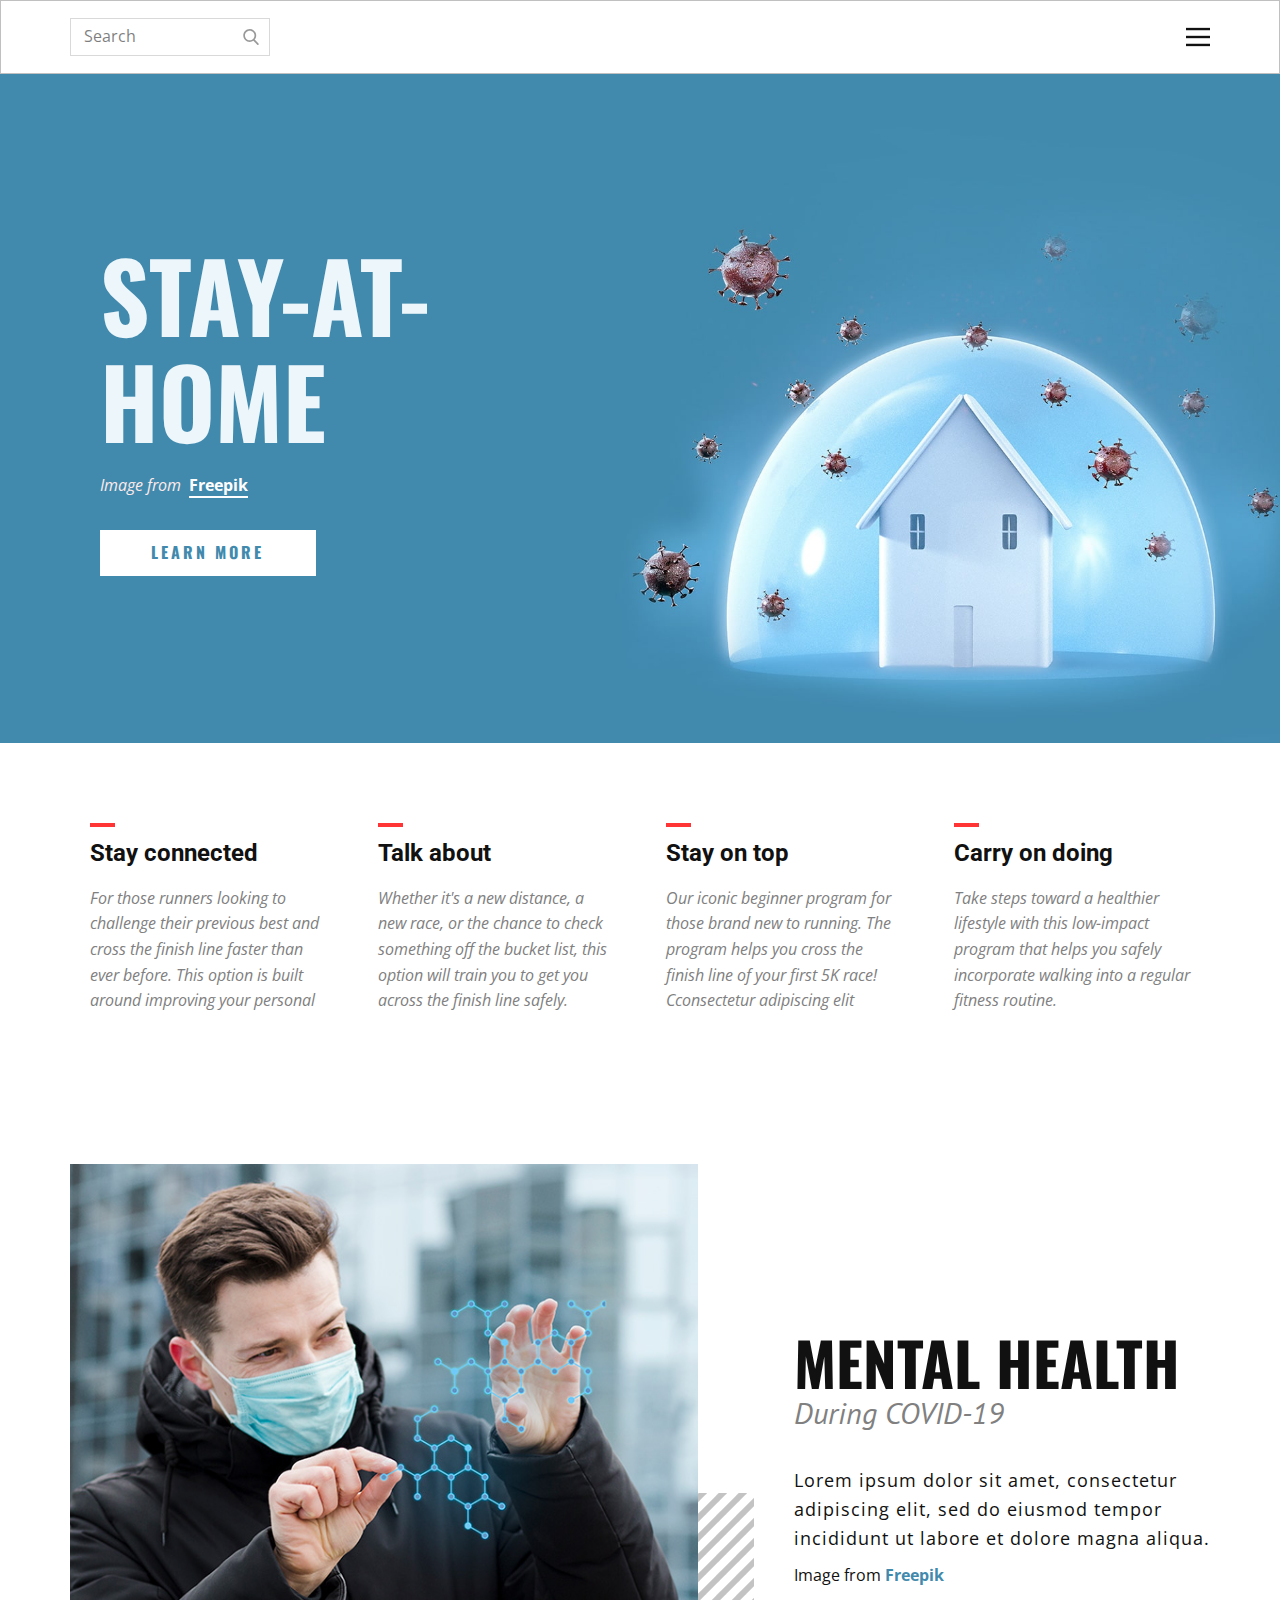
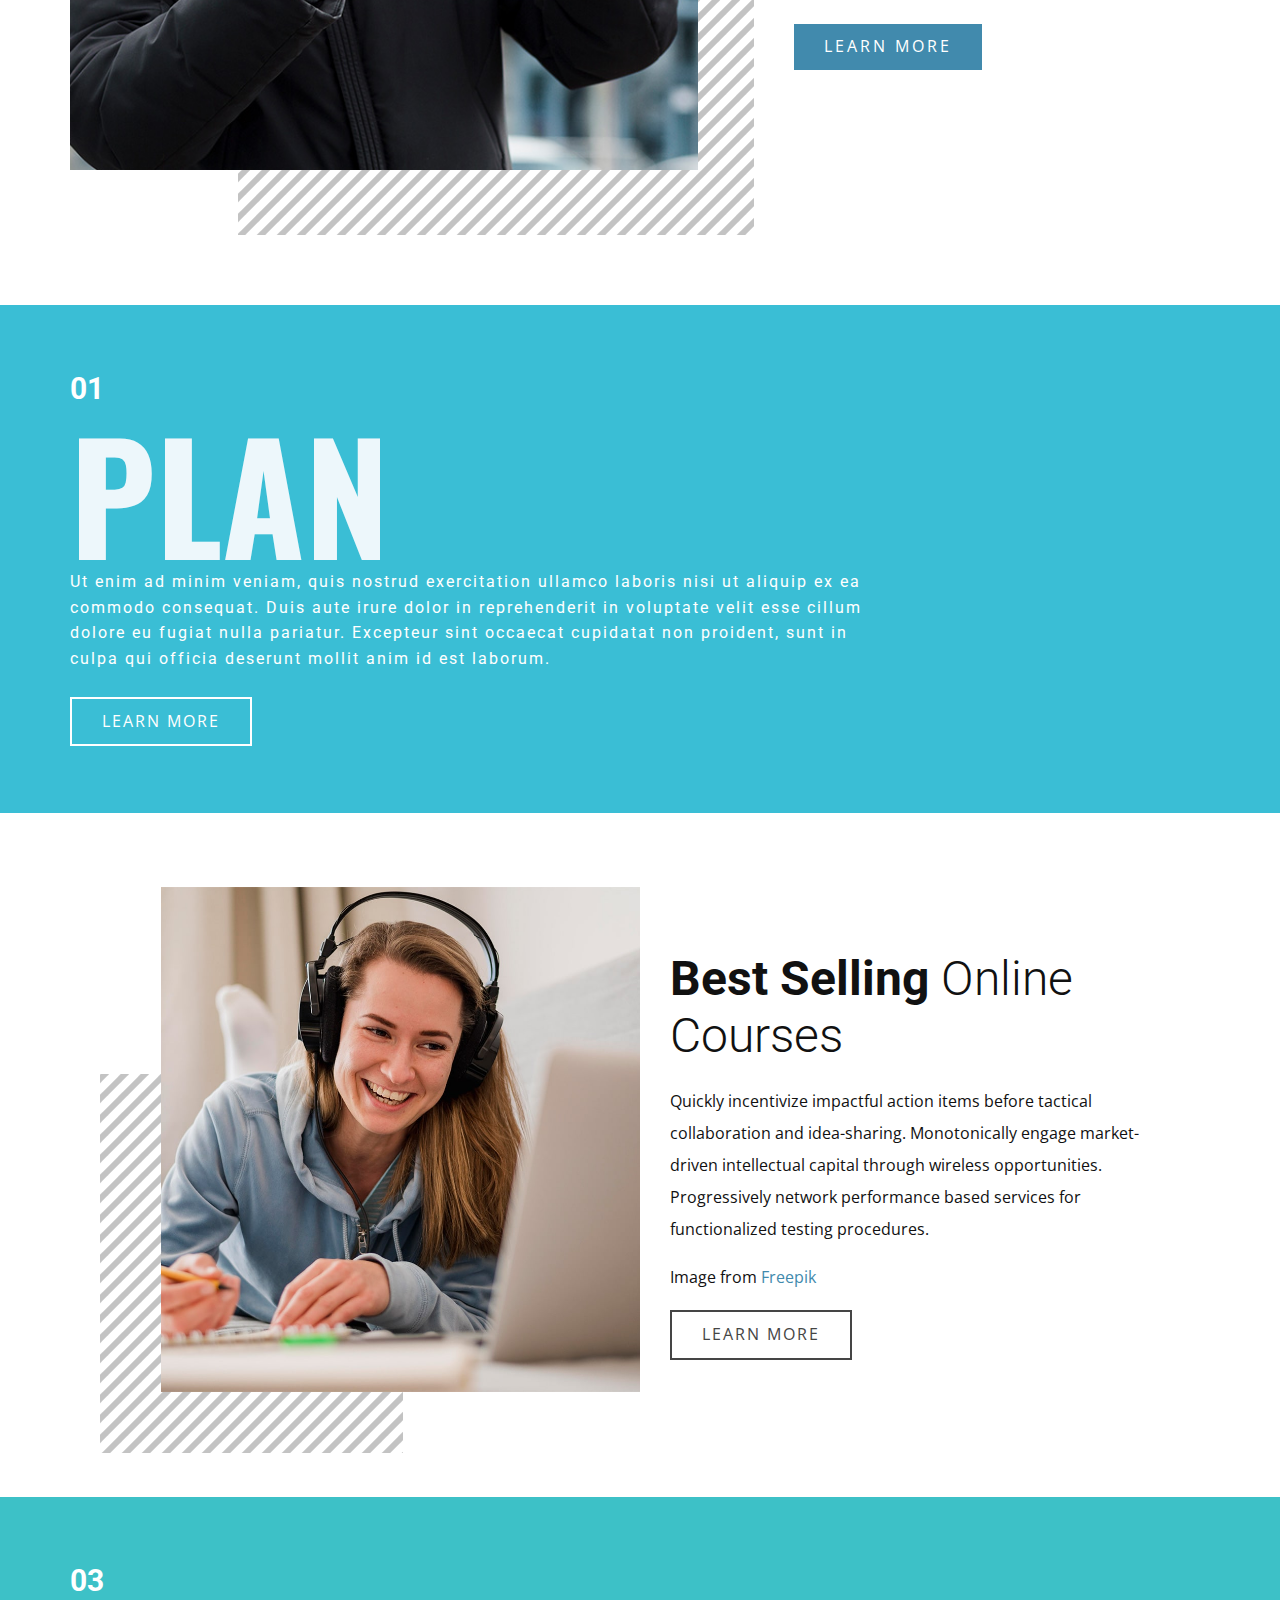
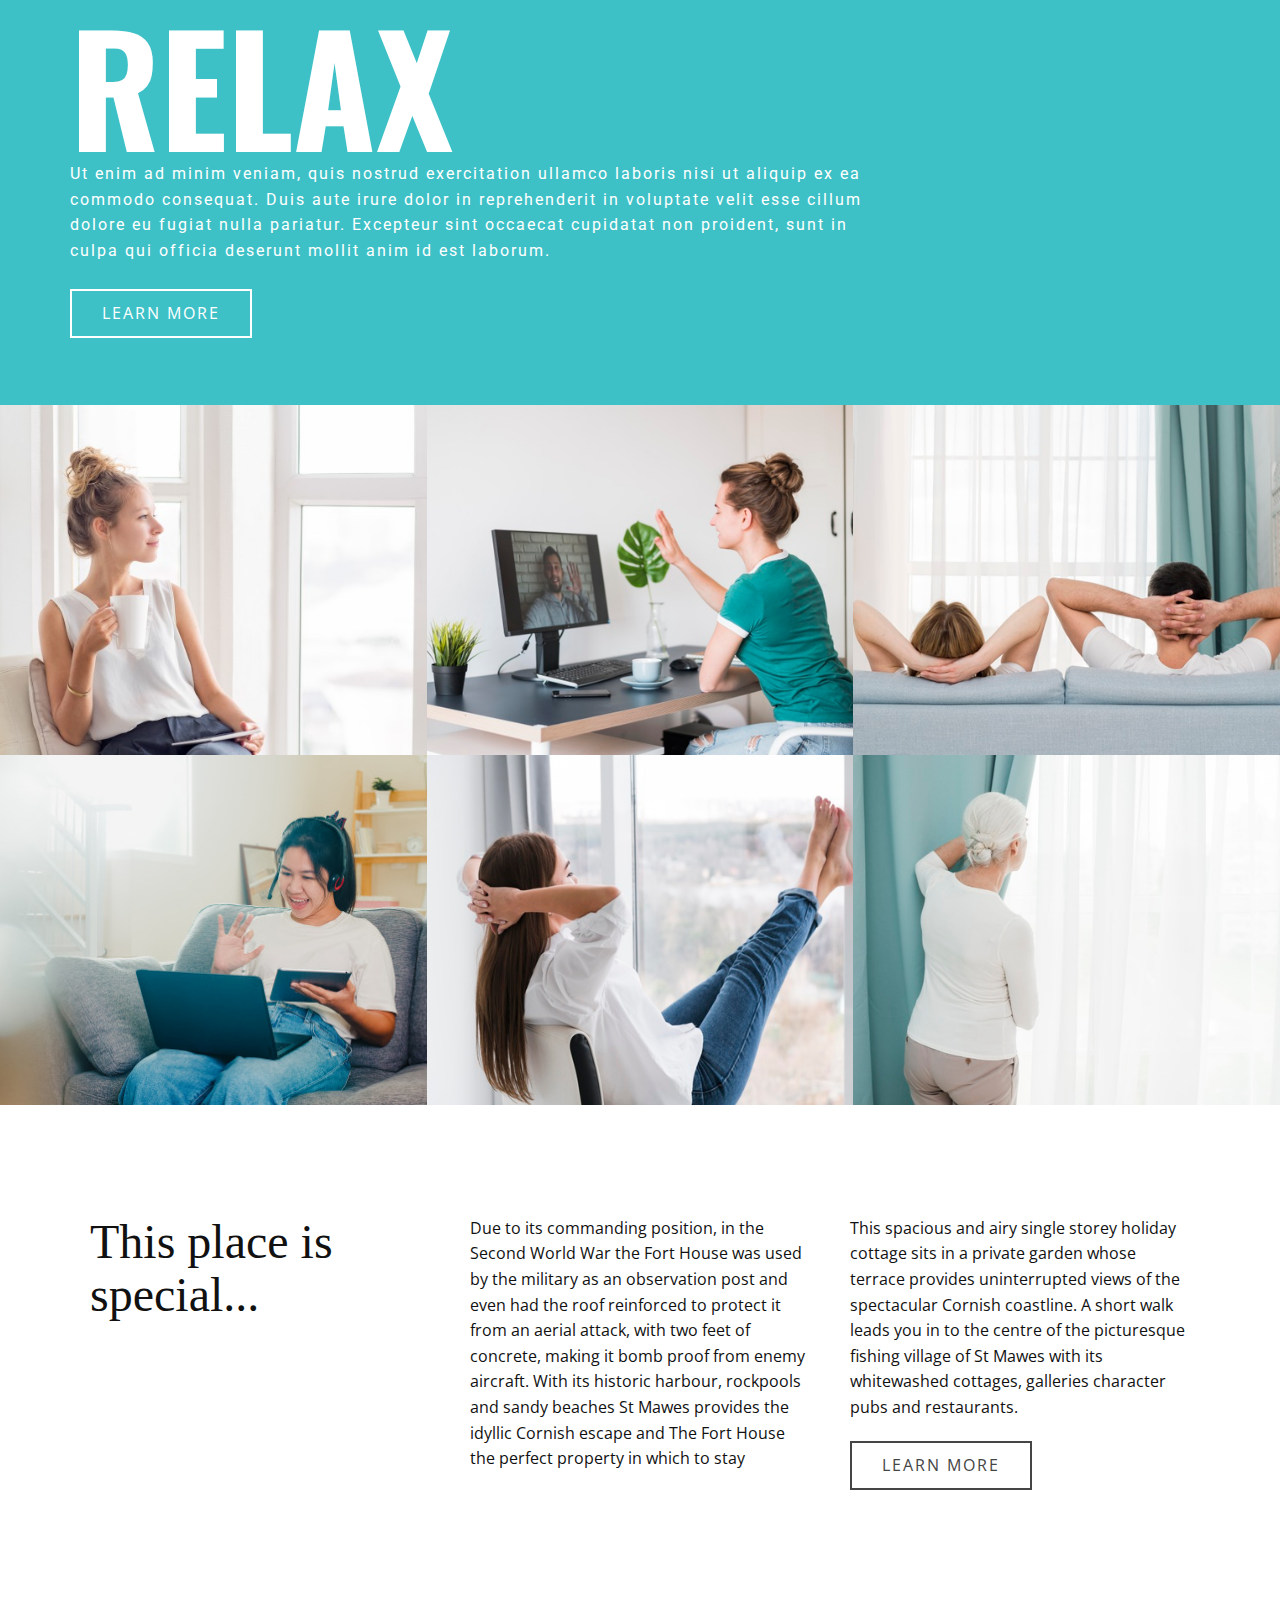
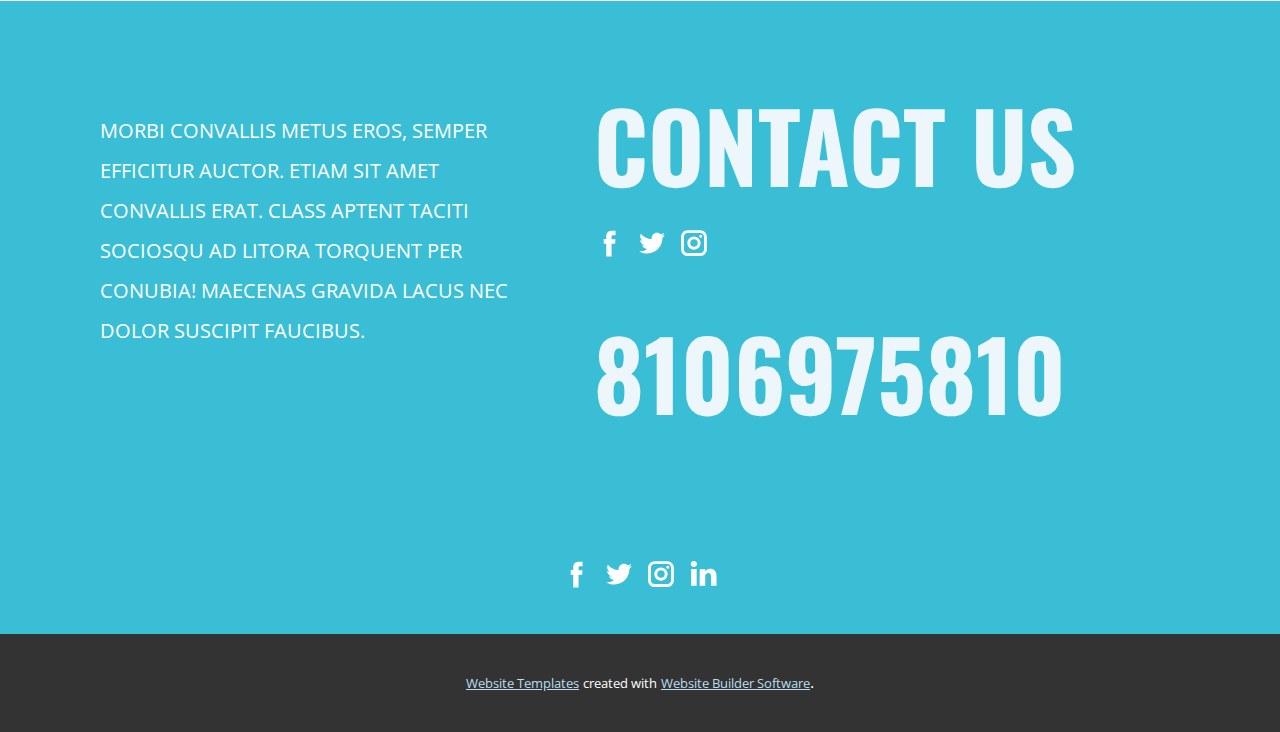
<file: healthcare/index.html>
<!DOCTYPE html>
<html style="font-size: 16px;" lang="en"><head>
    <meta name="viewport" content="width=device-width, initial-scale=1.0">
    <meta charset="utf-8">
    <meta name="keywords" content="Mental Health, Working from home, How to Protect Yourself &amp;amp; Others, Learn">
    <meta name="description" content="">
    <title>Page 3</title>
    <link rel="stylesheet" href="nicepage.css" media="screen">
<link rel="stylesheet" href="Page-3.css" media="screen">
    <script class="u-script" type="text/javascript" src="jquery-1.9.1.min.js" defer=""></script>
    <script class="u-script" type="text/javascript" src="nicepage.js" "="" defer=""></script>
    <meta name="generator" content="Nicepage 4.17.13, nicepage.com">
    <link id="u-theme-google-font" rel="stylesheet" href="https://fonts.googleapis.com/css?family=Roboto:100,100i,300,300i,400,400i,500,500i,700,700i,900,900i|Open+Sans:300,300i,400,400i,500,500i,600,600i,700,700i,800,800i">
    <link id="u-page-google-font" rel="stylesheet" href="https://fonts.googleapis.com/css?family=Oswald:200,300,400,500,600,700|Oswald:200,300,400,500,600,700|PT+Sans:400,400i,700,700i">
    
    
    
    
    
    
    
    
    
    
    <script type="application/ld+json">{
		"@context": "http://schema.org",
		"@type": "Organization",
		"name": "",
		"sameAs": []
}</script>
    <meta name="theme-color" content="#418aad">
    <meta property="og:title" content="Page 3">
    <meta property="og:type" content="website">
  </head>
  <body data-home-page="https://website2820213.nicepage.io/Page-3.html?version=8a6dd9eb-81c7-44f3-9bca-f175639480eb" data-home-page-title="Page 3" class="u-body u-xl-mode" data-lang="en"><header class="u-align-center-xs u-border-1 u-border-grey-25 u-clearfix u-header u-header" id="sec-7005"><div class="u-clearfix u-sheet u-valign-middle-lg u-valign-middle-md u-valign-middle-sm u-valign-middle-xl u-sheet-1">
        <form action="#" method="get" class="u-border-1 u-border-grey-15 u-expanded-width-xs u-search u-search-right u-search-1">
          <button class="u-search-button" type="submit">
            <span class="u-search-icon u-spacing-10 u-text-grey-40">
              <svg class="u-svg-link" preserveAspectRatio="xMidYMin slice" viewBox="0 0 56.966 56.966" style="undefined"><use xmlns:xlink="http://www.w3.org/1999/xlink" xlink:href="#svg-b04b"></use></svg>
              <svg xmlns="http://www.w3.org/2000/svg" xmlns:xlink="http://www.w3.org/1999/xlink" version="1.1" id="svg-b04b" x="0px" y="0px" viewBox="0 0 56.966 56.966" style="enable-background:new 0 0 56.966 56.966;" xml:space="preserve" class="u-svg-content"><path d="M55.146,51.887L41.588,37.786c3.486-4.144,5.396-9.358,5.396-14.786c0-12.682-10.318-23-23-23s-23,10.318-23,23  s10.318,23,23,23c4.761,0,9.298-1.436,13.177-4.162l13.661,14.208c0.571,0.593,1.339,0.92,2.162,0.92  c0.779,0,1.518-0.297,2.079-0.837C56.255,54.982,56.293,53.08,55.146,51.887z M23.984,6c9.374,0,17,7.626,17,17s-7.626,17-17,17  s-17-7.626-17-17S14.61,6,23.984,6z"></path><g></g><g></g><g></g><g></g><g></g><g></g><g></g><g></g><g></g><g></g><g></g><g></g><g></g><g></g><g></g></svg>
            </span>
          </button>
          <input class="u-search-input" type="search" name="search" value="" placeholder="Search">
          <input type="hidden" name="formServices" value="fb1d07f764c603d8278f3a45e23d447a">
        </form>
        <nav class="u-align-left u-menu u-menu-dropdown u-nav-spacing-25 u-offcanvas u-menu-1" data-responsive-from="XL">
          <div class="menu-collapse">
            <a class="u-button-style u-nav-link" href="#" style="padding: 4px 0px; font-size: calc(1em + 8px);">
              <svg class="u-svg-link" preserveAspectRatio="xMidYMin slice" viewBox="0 0 302 302" style="undefined"><use xmlns:xlink="http://www.w3.org/1999/xlink" xlink:href="#svg-7b92"></use></svg>
              <svg xmlns="http://www.w3.org/2000/svg" xmlns:xlink="http://www.w3.org/1999/xlink" version="1.1" id="svg-7b92" x="0px" y="0px" viewBox="0 0 302 302" style="enable-background:new 0 0 302 302;" xml:space="preserve" class="u-svg-content"><g><rect y="36" width="302" height="30"></rect><rect y="236" width="302" height="30"></rect><rect y="136" width="302" height="30"></rect>
</g><g></g><g></g><g></g><g></g><g></g><g></g><g></g><g></g><g></g><g></g><g></g><g></g><g></g><g></g><g></g></svg>
            </a>
          </div>
          <div class="u-custom-menu u-nav-container">
            <ul class="u-nav u-unstyled u-nav-1"><li class="u-nav-item"><a class="u-button-style u-nav-link u-text-active-palette-1-base u-text-hover-palette-2-base" href="#" style="padding: 10px 20px;">Page 1</a>
</li><li class="u-nav-item"><a class="u-button-style u-nav-link u-text-active-palette-1-base u-text-hover-palette-2-base" href="#" style="padding: 10px 20px;">Page 2</a>
</li><li class="u-nav-item"><a class="u-button-style u-nav-link u-text-active-palette-1-base u-text-hover-palette-2-base" href="#" style="padding: 10px 20px;">Page 3</a>
</li><li class="u-nav-item"><a class="u-button-style u-nav-link u-text-active-palette-1-base u-text-hover-palette-2-base" href="#" style="padding: 10px 20px;">Page 4</a>
</li><li class="u-nav-item"><a class="u-button-style u-nav-link u-text-active-palette-1-base u-text-hover-palette-2-base" href="#" style="padding: 10px 20px;">Page 5</a>
</li></ul>
          </div>
          <div class="u-custom-menu u-nav-container-collapse">
            <div class="u-align-center u-black u-container-style u-inner-container-layout u-opacity u-opacity-95 u-sidenav">
              <div class="u-inner-container-layout u-sidenav-overflow">
                <div class="u-menu-close"></div>
                <ul class="u-align-center u-nav u-popupmenu-items u-unstyled u-nav-2"><li class="u-nav-item"><a class="u-button-style u-nav-link" href="#">Page 1</a>
</li><li class="u-nav-item"><a class="u-button-style u-nav-link" href="#">Page 2</a>
</li><li class="u-nav-item"><a class="u-button-style u-nav-link" href="#">Page 3</a>
</li></ul>
              </div>
            </div>
            <div class="u-black u-menu-overlay u-opacity u-opacity-70"></div>
          </div>
        </nav>
      </div></header>
    <section class="u-clearfix u-image u-valign-middle u-section-1" id="carousel_1acf" data-image-width="1980" data-image-height="1232">
      <div class="u-clearfix u-layout-wrap u-layout-wrap-1">
        <div class="u-layout">
          <div class="u-layout-row">
            <div class="u-align-left u-container-style u-layout-cell u-left-cell u-size-26 u-layout-cell-1">
              <div class="u-container-layout u-valign-middle u-container-layout-1">
                <h1 class="u-text u-text-1">Stay-at-home</h1>
                <p class="u-text u-text-default u-text-palette-2-light-3 u-text-2">Image from&nbsp;<b>
                    <a href="https://www.freepik.com/free-photos-vectors/home" class="u-active-none u-border-2 u-border-white u-btn u-button-link u-button-style u-hover-none u-none u-text-body-alt-color u-btn-1">Freepik</a></b>
                </p>
                <a href="https://nicepage.com/" class="u-active-white u-btn u-btn-rectangle u-button-style u-custom-font u-font-oswald u-hover-palette-1-light-2 u-radius-0 u-text-palette-1-base u-white u-btn-2" target="_blank">learn more</a>
              </div>
            </div>
            <div class="u-align-left u-container-style u-image u-layout-cell u-right-cell u-size-34 u-image-1">
              <div class="u-container-layout u-container-layout-2"></div>
            </div>
          </div>
        </div>
      </div>
    </section>
    <section class="u-clearfix u-section-2" id="carousel_6aae">
      <div class="u-clearfix u-sheet u-valign-middle u-sheet-1">
        <div class="u-clearfix u-expanded-width u-gutter-12 u-layout-wrap u-layout-wrap-1">
          <div class="u-layout">
            <div class="u-layout-row">
              <div class="u-align-left u-container-style u-layout-cell u-left-cell u-size-15 u-size-30-md u-layout-cell-1">
                <div class="u-container-layout u-valign-top u-container-layout-1">
                  <div class="u-border-4 u-border-palette-2-base u-line u-line-horizontal u-line-1"></div>
                  <h4 class="u-text u-text-1">Stay connected</h4>
                  <p class="u-text u-text-grey-50 u-text-2">For those runners looking to challenge their previous best and cross the finish line faster than ever before. This option is built around improving your personal</p>
                </div>
              </div>
              <div class="u-align-left u-container-style u-layout-cell u-size-15 u-size-30-md u-layout-cell-2">
                <div class="u-container-layout u-valign-top u-container-layout-2">
                  <div class="u-border-4 u-border-palette-2-base u-line u-line-horizontal u-line-2"></div>
                  <h4 class="u-text u-text-3">Talk about</h4>
                  <p class="u-text u-text-grey-50 u-text-4">Whether it's a new distance, a new race, or the chance to check something off the bucket list, this option will train you to get you across the finish line safely.</p>
                </div>
              </div>
              <div class="u-align-left u-container-style u-layout-cell u-size-15 u-size-30-md u-layout-cell-3">
                <div class="u-container-layout u-valign-top u-container-layout-3">
                  <div class="u-border-4 u-border-palette-2-base u-line u-line-horizontal u-line-3"></div>
                  <h4 class="u-text u-text-5">Stay on top</h4>
                  <p class="u-text u-text-grey-50 u-text-6">Our iconic beginner program for those brand new to running. The program helps you cross the finish line of your first 5K race! Cconsectetur adipiscing elit</p>
                </div>
              </div>
              <div class="u-align-left u-container-style u-layout-cell u-right-cell u-size-15 u-size-30-md u-layout-cell-4">
                <div class="u-container-layout u-valign-top u-container-layout-4">
                  <div class="u-border-4 u-border-palette-2-base u-line u-line-horizontal u-line-4"></div>
                  <h4 class="u-text u-text-7">Carry on doing</h4>
                  <p class="u-text u-text-grey-50 u-text-8">Take steps toward a healthier lifestyle with this low-impact program that helps you safely incorporate walking into a regular fitness routine.</p>
                </div>
              </div>
            </div>
          </div>
        </div>
      </div>
    </section>
    <section class="u-clearfix u-white u-section-3" id="carousel_c62e">
      <div class="u-clearfix u-sheet u-valign-bottom-md u-valign-bottom-sm u-valign-bottom-xs u-valign-middle-lg u-valign-middle-xl u-sheet-1">
        <div class="u-clearfix u-expanded-width u-gutter-0 u-layout-wrap u-layout-wrap-1">
          <div class="u-layout">
            <div class="u-layout-row">
              <div class="u-container-style u-layout-cell u-left-cell u-size-36 u-layout-cell-1">
                <div class="u-container-layout">
                  <div class="u-container-style u-group u-image u-image-tiles u-image-1" data-image-width="400" data-image-height="400">
                    <div class="u-container-layout u-container-layout-2"></div>
                  </div>
                  <img class="u-image u-image-2" src="images/3485230f.jpg">
                </div>
              </div>
              <div class="u-align-left u-container-style u-layout-cell u-right-cell u-size-24 u-layout-cell-2">
                <div class="u-container-layout u-valign-middle-lg u-valign-middle-md u-valign-middle-sm u-valign-middle-xl u-container-layout-3">
                  <h1 class="u-text u-text-body-color u-text-1">Mental Health</h1>
                  <h3 class="u-custom-font u-font-pt-sans u-text u-text-grey-50 u-text-2">During COVID-19</h3>
                  <p class="u-large-text u-text u-text-variant u-text-3">Lorem ipsum dolor sit amet, consectetur adipiscing elit, sed do eiusmod tempor incididunt ut labore et dolore magna aliqua. </p>
                  <p class="u-text u-text-4">Image from <b>
                      <a href="https://www.freepik.com/free-photos-vectors/medical" target="_blank">Freepik</a></b>
                  </p>
                  <a href="https://nicepage.com/" class="u-btn u-btn-rectangle u-button-style u-palette-1-base u-btn-1" title="learn more" target="_blank">learn more</a>
                </div>
              </div>
            </div>
          </div>
        </div>
      </div>
    </section>
    <section class="u-clearfix u-palette-4-base u-section-4" id="carousel_b74f">
      <div class="u-clearfix u-sheet u-valign-middle u-sheet-1">
        <h3 class="u-text u-text-1">01</h3>
        <h1 class="u-text u-text-default u-text-2">Plan</h1>
        <p class="u-custom-font u-heading-font u-text u-text-3">Ut enim ad minim veniam, quis nostrud exercitation ullamco laboris nisi ut aliquip ex ea commodo consequat. Duis aute irure dolor in reprehenderit in voluptate velit esse cillum dolore eu fugiat nulla pariatur. Excepteur sint occaecat cupidatat non proident, sunt in culpa qui officia deserunt mollit anim id est laborum.</p>
        <a href="https://nicepage.com/" class="u-border-2 u-border-white u-btn u-btn-rectangle u-button-style u-none u-btn-1">learn more</a>
      </div>
    </section>
    <section class="u-align-center u-clearfix u-section-5" id="carousel_0cb9">
      <div class="u-clearfix u-sheet u-valign-middle u-sheet-1">
        <div class="u-clearfix u-expanded-width u-layout-wrap u-layout-wrap-1">
          <div class="u-layout">
            <div class="u-layout-row">
              <div class="u-container-style u-layout-cell u-left-cell u-size-30 u-layout-cell-1">
                <div class="u-container-layout u-container-layout-1">
                  <div class="u-container-style u-group u-image u-image-tiles u-image-1" data-image-width="400" data-image-height="400">
                    <div class="u-container-layout u-container-layout-2"></div>
                  </div>
                  <img class="u-image u-image-2" src="images/fsae-min.jpg">
                </div>
              </div>
              <div class="u-align-left u-container-style u-layout-cell u-right-cell u-size-30 u-layout-cell-2">
                <div class="u-container-layout u-valign-middle-lg u-valign-middle-md u-valign-middle-sm u-valign-middle-xl u-container-layout-3">
                  <h2 class="u-text u-text-1"><b>Best Selling</b> Online Courses‎
                  </h2>
                  <p class="u-text u-text-2">Quickly incentivize impactful action items before tactical collaboration and idea-sharing. Monotonically engage market-driven intellectual capital through wireless opportunities. Progressively network performance based
                                    services for functionalized testing procedures.</p>
                  <p class="u-text u-text-default u-text-3">Image from <a href="https://www.freepik.com/free-photos-vectors/education" target="_blank">Freepik</a>
                  </p>
                  <a href="https://nicepage.com/" class="u-border-2 u-border-grey-dark-1 u-btn u-btn-rectangle u-button-style u-none u-btn-1">learn more</a>
                </div>
              </div>
            </div>
          </div>
        </div>
      </div>
    </section>
    <section class="u-clearfix u-palette-3-base u-section-6" id="carousel_8bc1">
      <div class="u-clearfix u-sheet u-valign-middle-lg u-valign-middle-md u-valign-middle-sm u-valign-middle-xl u-sheet-1">
        <h3 class="u-text u-text-body-alt-color u-text-1">03</h3>
        <h1 class="u-text u-text-body-alt-color u-text-default u-text-2">Relax</h1>
        <p class="u-custom-font u-heading-font u-text u-text-body-alt-color u-text-3">Ut enim ad minim veniam, quis nostrud exercitation ullamco laboris nisi ut aliquip ex ea commodo consequat. Duis aute irure dolor in reprehenderit in voluptate velit esse cillum dolore eu fugiat nulla pariatur. Excepteur sint occaecat cupidatat non proident, sunt in culpa qui officia deserunt mollit anim id est laborum.</p>
        <a href="https://nicepage.com/" class="u-border-2 u-border-white u-btn u-btn-rectangle u-button-style u-none u-btn-1">learn more</a>
      </div>
    </section>
    <section class="u-clearfix u-section-7" id="carousel_8e9c">
      <div class="u-clearfix u-expanded-width u-layout-wrap u-layout-wrap-1">
        <div class="u-layout">
          <div class="u-layout-col">
            <div class="u-size-30">
              <div class="u-layout-row">
                <div class="u-container-style u-image u-layout-cell u-left-cell u-size-20 u-image-1" data-image-width="626" data-image-height="417">
                  <div class="u-container-layout u-container-layout-1"></div>
                </div>
                <div class="u-container-style u-image u-layout-cell u-size-20 u-image-2" data-image-width="626" data-image-height="416">
                  <div class="u-container-layout u-container-layout-2"></div>
                </div>
                <div class="u-container-style u-image u-layout-cell u-right-cell u-size-20 u-image-3" data-image-width="626" data-image-height="417">
                  <div class="u-container-layout u-container-layout-3"></div>
                </div>
              </div>
            </div>
            <div class="u-size-30">
              <div class="u-layout-row">
                <div class="u-container-style u-image u-layout-cell u-left-cell u-size-20 u-image-4">
                  <div class="u-container-layout u-container-layout-4"></div>
                </div>
                <div class="u-container-style u-image u-layout-cell u-size-20 u-image-5">
                  <div class="u-container-layout u-container-layout-5"></div>
                </div>
                <div class="u-container-style u-image u-layout-cell u-right-cell u-size-20 u-image-6">
                  <div class="u-container-layout u-container-layout-6"></div>
                </div>
              </div>
            </div>
          </div>
        </div>
      </div>
    </section>
    <section class="u-clearfix u-section-8" id="carousel_7b47">
      <div class="u-clearfix u-sheet u-sheet-1">
        <div class="u-clearfix u-expanded-width u-layout-wrap u-layout-wrap-1">
          <div class="u-layout">
            <div class="u-layout-row">
              <div class="u-container-style u-layout-cell u-left-cell u-size-20 u-layout-cell-1">
                <div class="u-container-layout u-container-layout-1">
                  <h2 class="u-custom-font u-font-georgia u-text u-text-1">This place is special...</h2>
                </div>
              </div>
              <div class="u-container-style u-layout-cell u-size-20 u-layout-cell-2">
                <div class="u-container-layout u-valign-top u-container-layout-2">
                  <p class="u-text u-text-2">Due to its commanding position, in the Second World War the Fort House was used by the military as an observation post and even had the roof reinforced to protect it from an aerial attack, with two feet of concrete, making
                                    it bomb proof from enemy aircraft. With its historic harbour, rockpools and sandy beaches St Mawes provides the idyllic Cornish escape and The Fort House the perfect property in which to stay</p>
                </div>
              </div>
              <div class="u-container-style u-layout-cell u-right-cell u-size-20 u-layout-cell-3">
                <div class="u-container-layout u-valign-top u-container-layout-3">
                  <p class="u-text u-text-3">This spacious and airy single storey holiday cottage sits in a private garden whose terrace provides uninterrupted views of the spectacular Cornish coastline. A short walk leads you in to the centre of the picturesque fishing
                                    village of St Mawes with its whitewashed cottages, galleries character pubs and restaurants.&nbsp;</p>
                  <a href="https://nicepage.com/" class="u-border-2 u-border-grey-dark-1 u-btn u-btn-rectangle u-button-style u-none u-btn-1">learn more</a>
                </div>
              </div>
            </div>
          </div>
        </div>
      </div>
    </section>
    <section class="u-clearfix u-palette-4-base u-section-9" id="sec-4f62">
      <div class="u-clearfix u-sheet u-valign-middle-lg u-valign-middle-xl u-sheet-1">
        <div class="u-clearfix u-expanded-width u-layout-wrap u-layout-wrap-1">
          <div class="u-layout">
            <div class="u-layout-row">
              <div class="u-size-26">
                <div class="u-layout-col">
                  <div class="u-align-center-sm u-align-center-xs u-container-style u-layout-cell u-left-cell u-size-60 u-layout-cell-1">
                    <div class="u-container-layout u-valign-bottom-md u-valign-bottom-sm u-valign-bottom-xs u-container-layout-1">
                      <p class="u-text u-text-default u-text-1">Morbi convallis metus eros, semper efficitur auctor. Etiam sit amet convallis erat. Class aptent taciti sociosqu ad litora torquent per conubia! Maecenas gravida lacus nec dolor suscipit faucibus.</p>
                    </div>
                  </div>
                </div>
              </div>
              <div class="u-size-34">
                <div class="u-layout-col">
                  <div class="u-align-center-sm u-align-center-xs u-container-style u-layout-cell u-right-cell u-size-30 u-layout-cell-2">
                    <div class="u-container-layout u-valign-middle u-container-layout-2">
                      <h1 class="u-text u-text-default u-text-2">contact us</h1>
                      <div class="u-social-icons u-spacing-10 u-social-icons-1">
                        <a class="u-social-url" target="_blank" href=""><span class="u-icon u-icon-circle u-social-facebook u-social-icon u-icon-1"><svg class="u-svg-link" preserveAspectRatio="xMidYMin slice" viewBox="0 0 112 112" style=""><use xlink:href="#svg-c8e9"></use></svg><svg x="0px" y="0px" viewBox="0 0 112 112" id="svg-c8e9" class="u-svg-content"><path d="M75.5,28.8H65.4c-1.5,0-4,0.9-4,4.3v9.4h13.9l-1.5,15.8H61.4v45.1H42.8V58.3h-8.8V42.4h8.8V32.2 c0-7.4,3.4-18.8,18.8-18.8h13.8v15.4H75.5z"></path></svg></span>
                        </a>
                        <a class="u-social-url" target="_blank" href=""><span class="u-icon u-icon-circle u-social-icon u-social-twitter u-icon-2"><svg class="u-svg-link" preserveAspectRatio="xMidYMin slice" viewBox="0 0 112 112" style=""><use xlink:href="#svg-407e"></use></svg><svg x="0px" y="0px" viewBox="0 0 112 112" id="svg-407e" class="u-svg-content"><path d="M92.2,38.2c0,0.8,0,1.6,0,2.3c0,24.3-18.6,52.4-52.6,52.4c-10.6,0.1-20.2-2.9-28.5-8.2 c1.4,0.2,2.9,0.2,4.4,0.2c8.7,0,16.7-2.9,23-7.9c-8.1-0.2-14.9-5.5-17.3-12.8c1.1,0.2,2.4,0.2,3.4,0.2c1.6,0,3.3-0.2,4.8-0.7 c-8.4-1.6-14.9-9.2-14.9-18c0-0.2,0-0.2,0-0.2c2.5,1.4,5.4,2.2,8.4,2.3c-5-3.3-8.3-8.9-8.3-15.4c0-3.4,1-6.5,2.5-9.2 c9.1,11.1,22.7,18.5,38,19.2c-0.2-1.4-0.4-2.8-0.4-4.3c0.1-10,8.3-18.2,18.5-18.2c5.4,0,10.1,2.2,13.5,5.7c4.3-0.8,8.1-2.3,11.7-4.5 c-1.4,4.3-4.3,7.9-8.1,10.1c3.7-0.4,7.3-1.4,10.6-2.9C98.9,32.3,95.7,35.5,92.2,38.2z"></path></svg></span>
                        </a>
                        <a class="u-social-url" target="_blank" href=""><span class="u-icon u-icon-circle u-social-icon u-social-instagram u-icon-3"><svg class="u-svg-link" preserveAspectRatio="xMidYMin slice" viewBox="0 0 112 112" style=""><use xlink:href="#svg-7e14"></use></svg><svg x="0px" y="0px" viewBox="0 0 112 112" id="svg-7e14" class="u-svg-content"><path d="M55.9,32.9c-12.8,0-23.2,10.4-23.2,23.2s10.4,23.2,23.2,23.2s23.2-10.4,23.2-23.2S68.7,32.9,55.9,32.9z M55.9,69.4c-7.4,0-13.3-6-13.3-13.3c-0.1-7.4,6-13.3,13.3-13.3s13.3,6,13.3,13.3C69.3,63.5,63.3,69.4,55.9,69.4z"></path><path d="M79.7,26.8c-3,0-5.4,2.5-5.4,5.4s2.5,5.4,5.4,5.4c3,0,5.4-2.5,5.4-5.4S82.7,26.8,79.7,26.8z"></path><path d="M78.2,11H33.5C21,11,10.8,21.3,10.8,33.7v44.7c0,12.6,10.2,22.8,22.7,22.8h44.7c12.6,0,22.7-10.2,22.7-22.7 V33.7C100.8,21.1,90.6,11,78.2,11z M91,78.4c0,7.1-5.8,12.8-12.8,12.8H33.5c-7.1,0-12.8-5.8-12.8-12.8V33.7 c0-7.1,5.8-12.8,12.8-12.8h44.7c7.1,0,12.8,5.8,12.8,12.8V78.4z"></path></svg></span>
                        </a>
                      </div>
                    </div>
                  </div>
                  <div class="u-align-center-sm u-align-center-xs u-container-style u-layout-cell u-right-cell u-size-30 u-layout-cell-3">
                    <div class="u-container-layout u-valign-top u-container-layout-3">
                      <h1 class="u-align-center-xs u-text u-text-default-xs u-text-3">8106975810</h1>
                    </div>
                  </div>
                </div>
              </div>
            </div>
          </div>
        </div>
      </div>
    </section>
    
    
    <footer class="u-clearfix u-footer u-palette-4-base" id="sec-b328"><div class="u-clearfix u-sheet u-sheet-1">
        <div class="u-align-left u-social-icons u-spacing-10 u-social-icons-1">
          <a class="u-social-url" target="_blank" href=""><span class="u-icon u-icon-circle u-social-facebook u-social-icon u-icon-1"><svg class="u-svg-link" preserveAspectRatio="xMidYMin slice" viewBox="0 0 112 112" style=""><use xlink:href="#svg-c31b"></use></svg><svg x="0px" y="0px" viewBox="0 0 112 112" id="svg-c31b" class="u-svg-content"><path d="M75.5,28.8H65.4c-1.5,0-4,0.9-4,4.3v9.4h13.9l-1.5,15.8H61.4v45.1H42.8V58.3h-8.8V42.4h8.8V32.2 c0-7.4,3.4-18.8,18.8-18.8h13.8v15.4H75.5z"></path></svg></span>
          </a>
          <a class="u-social-url" target="_blank" href=""><span class="u-icon u-icon-circle u-social-icon u-social-twitter u-icon-2"><svg class="u-svg-link" preserveAspectRatio="xMidYMin slice" viewBox="0 0 112 112" style=""><use xlink:href="#svg-8dad"></use></svg><svg x="0px" y="0px" viewBox="0 0 112 112" id="svg-8dad" class="u-svg-content"><path d="M92.2,38.2c0,0.8,0,1.6,0,2.3c0,24.3-18.6,52.4-52.6,52.4c-10.6,0.1-20.2-2.9-28.5-8.2 c1.4,0.2,2.9,0.2,4.4,0.2c8.7,0,16.7-2.9,23-7.9c-8.1-0.2-14.9-5.5-17.3-12.8c1.1,0.2,2.4,0.2,3.4,0.2c1.6,0,3.3-0.2,4.8-0.7 c-8.4-1.6-14.9-9.2-14.9-18c0-0.2,0-0.2,0-0.2c2.5,1.4,5.4,2.2,8.4,2.3c-5-3.3-8.3-8.9-8.3-15.4c0-3.4,1-6.5,2.5-9.2 c9.1,11.1,22.7,18.5,38,19.2c-0.2-1.4-0.4-2.8-0.4-4.3c0.1-10,8.3-18.2,18.5-18.2c5.4,0,10.1,2.2,13.5,5.7c4.3-0.8,8.1-2.3,11.7-4.5 c-1.4,4.3-4.3,7.9-8.1,10.1c3.7-0.4,7.3-1.4,10.6-2.9C98.9,32.3,95.7,35.5,92.2,38.2z"></path></svg></span>
          </a>
          <a class="u-social-url" target="_blank" href=""><span class="u-icon u-icon-circle u-social-icon u-social-instagram u-icon-3"><svg class="u-svg-link" preserveAspectRatio="xMidYMin slice" viewBox="0 0 112 112" style=""><use xlink:href="#svg-5a9b"></use></svg><svg x="0px" y="0px" viewBox="0 0 112 112" id="svg-5a9b" class="u-svg-content"><path d="M55.9,32.9c-12.8,0-23.2,10.4-23.2,23.2s10.4,23.2,23.2,23.2s23.2-10.4,23.2-23.2S68.7,32.9,55.9,32.9z M55.9,69.4c-7.4,0-13.3-6-13.3-13.3c-0.1-7.4,6-13.3,13.3-13.3s13.3,6,13.3,13.3C69.3,63.5,63.3,69.4,55.9,69.4z"></path><path d="M79.7,26.8c-3,0-5.4,2.5-5.4,5.4s2.5,5.4,5.4,5.4c3,0,5.4-2.5,5.4-5.4S82.7,26.8,79.7,26.8z"></path><path d="M78.2,11H33.5C21,11,10.8,21.3,10.8,33.7v44.7c0,12.6,10.2,22.8,22.7,22.8h44.7c12.6,0,22.7-10.2,22.7-22.7 V33.7C100.8,21.1,90.6,11,78.2,11z M91,78.4c0,7.1-5.8,12.8-12.8,12.8H33.5c-7.1,0-12.8-5.8-12.8-12.8V33.7 c0-7.1,5.8-12.8,12.8-12.8h44.7c7.1,0,12.8,5.8,12.8,12.8V78.4z"></path></svg></span>
          </a>
          <a class="u-social-url" target="_blank" href=""><span class="u-icon u-icon-circle u-social-icon u-social-linkedin u-icon-4"><svg class="u-svg-link" preserveAspectRatio="xMidYMin slice" viewBox="0 0 112 112" style=""><use xlink:href="#svg-bfbe"></use></svg><svg x="0px" y="0px" viewBox="0 0 112 112" id="svg-bfbe" class="u-svg-content"><path d="M33.8,96.8H14.5v-58h19.3V96.8z M24.1,30.9L24.1,30.9c-6.6,0-10.8-4.5-10.8-10.1c0-5.8,4.3-10.1,10.9-10.1 S34.9,15,35.1,20.8C35.1,26.4,30.8,30.9,24.1,30.9z M103.3,96.8H84.1v-31c0-7.8-2.7-13.1-9.8-13.1c-5.3,0-8.5,3.6-9.9,7.1 c-0.6,1.3-0.6,3-0.6,4.8V97H44.5c0,0,0.3-52.6,0-58h19.3v8.2c2.6-3.9,7.2-9.6,17.4-9.6c12.7,0,22.2,8.4,22.2,26.1V96.8z"></path></svg></span>
          </a>
        </div>
      </div></footer>
    <section class="u-backlink u-clearfix u-grey-80">
      <a class="u-link" href="https://nicepage.com/website-templates" target="_blank">
        <span>Website Templates</span>
      </a>
      <p class="u-text">
        <span>created with</span>
      </p>
      <a class="u-link" href="" target="_blank">
        <span>Website Builder Software</span>
      </a>. 
    </section>
  
</body></html>
</file>
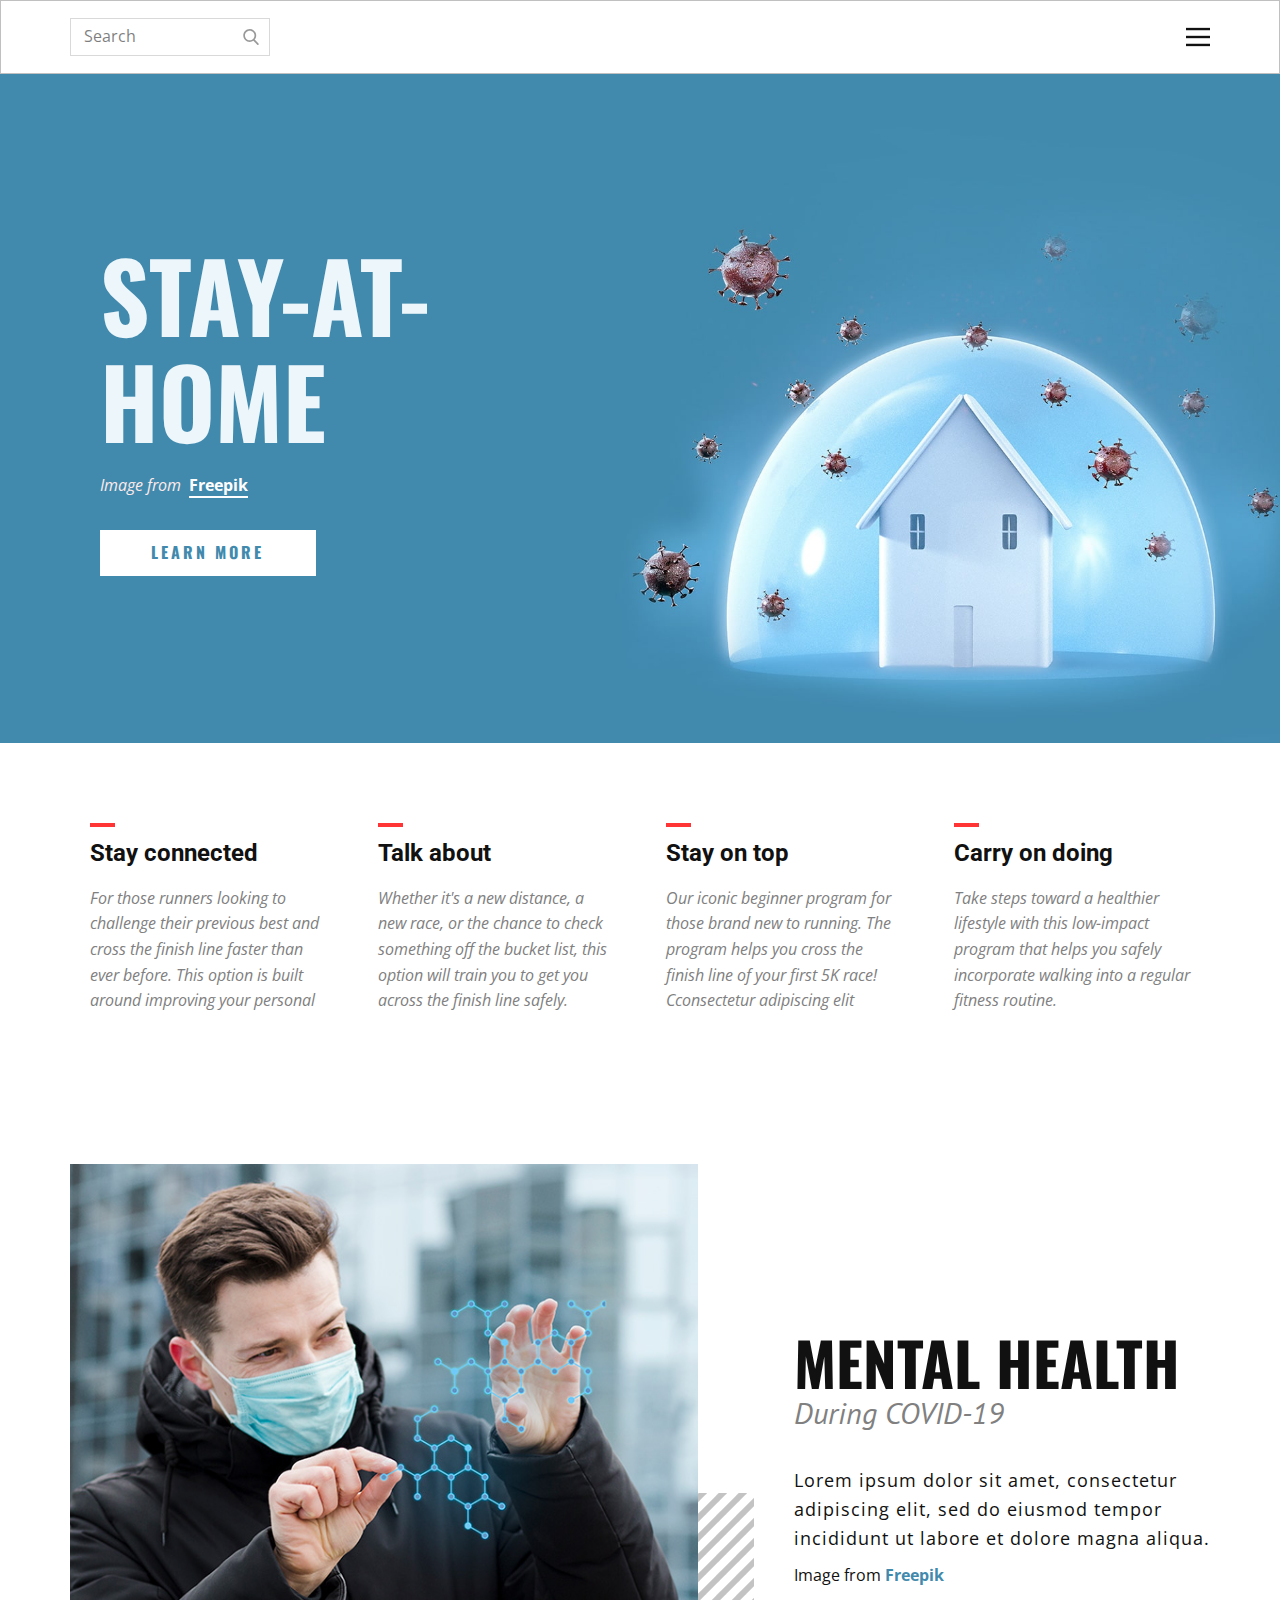
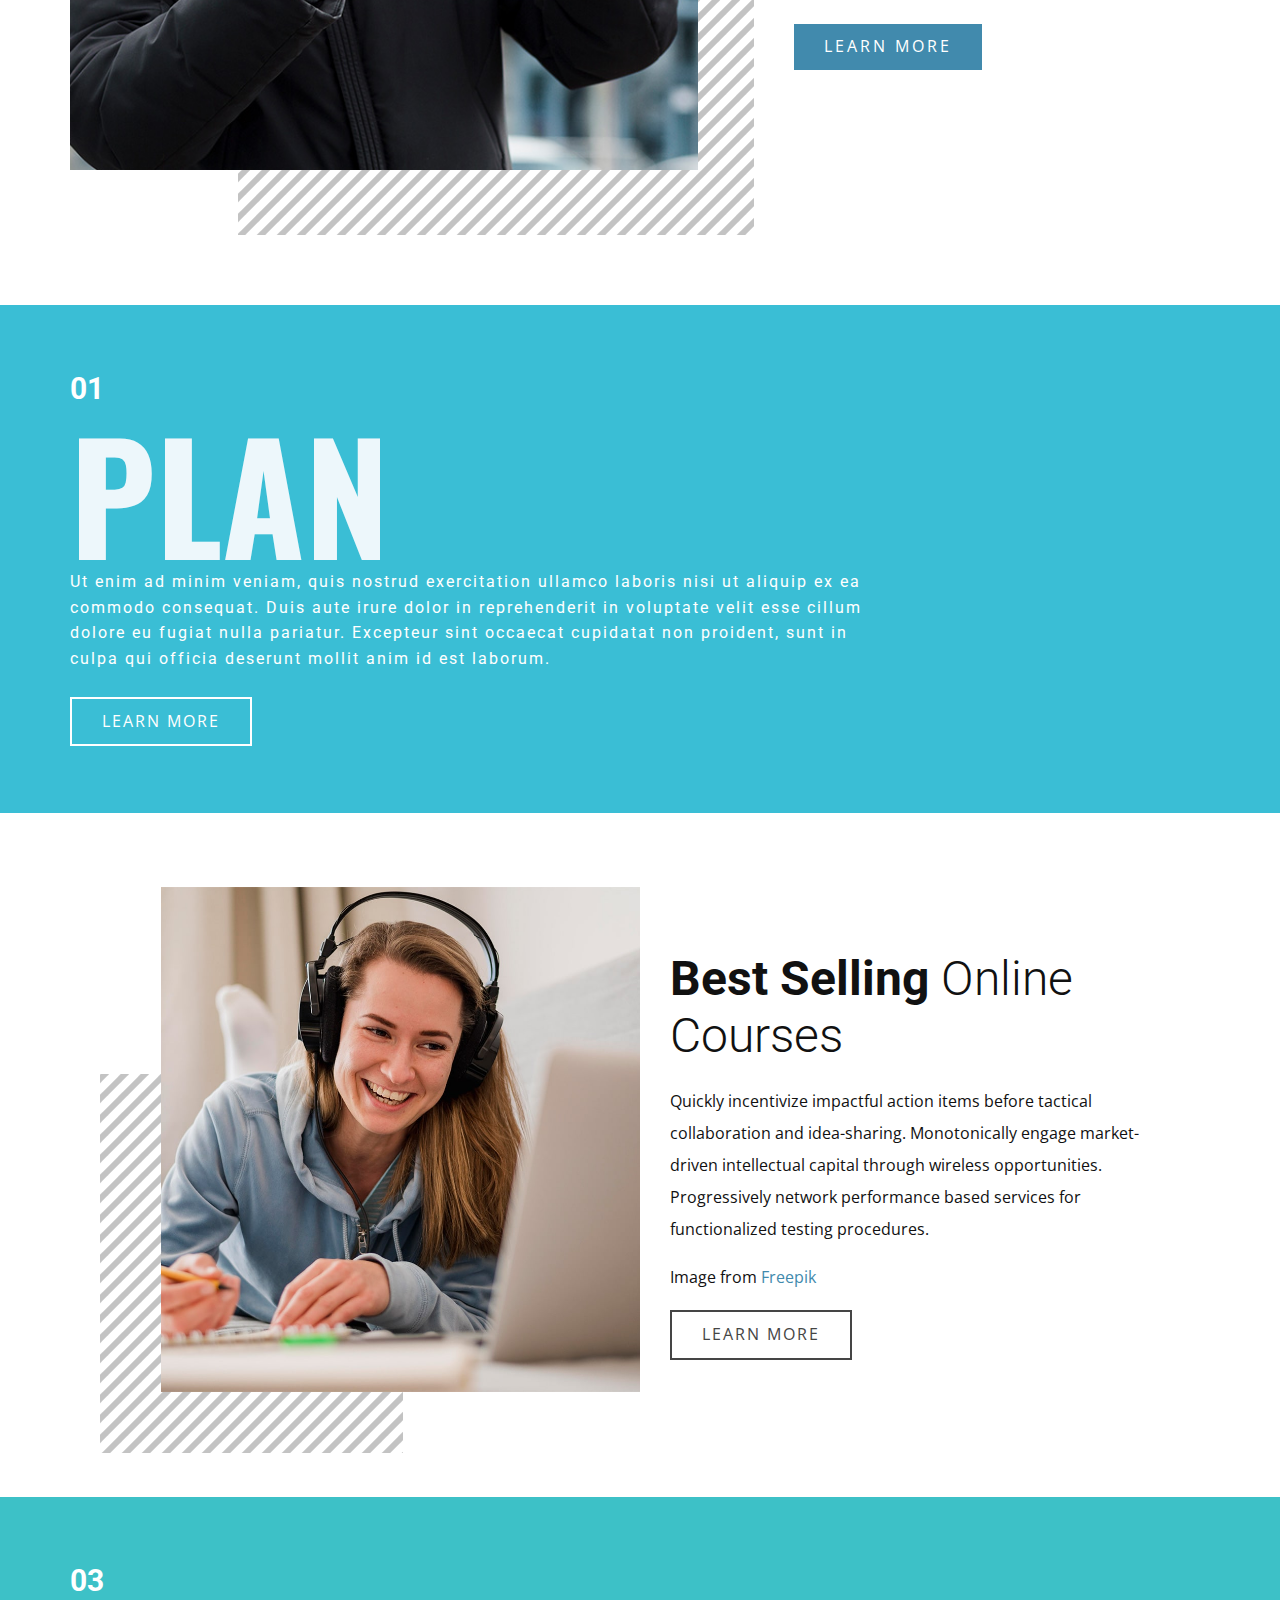
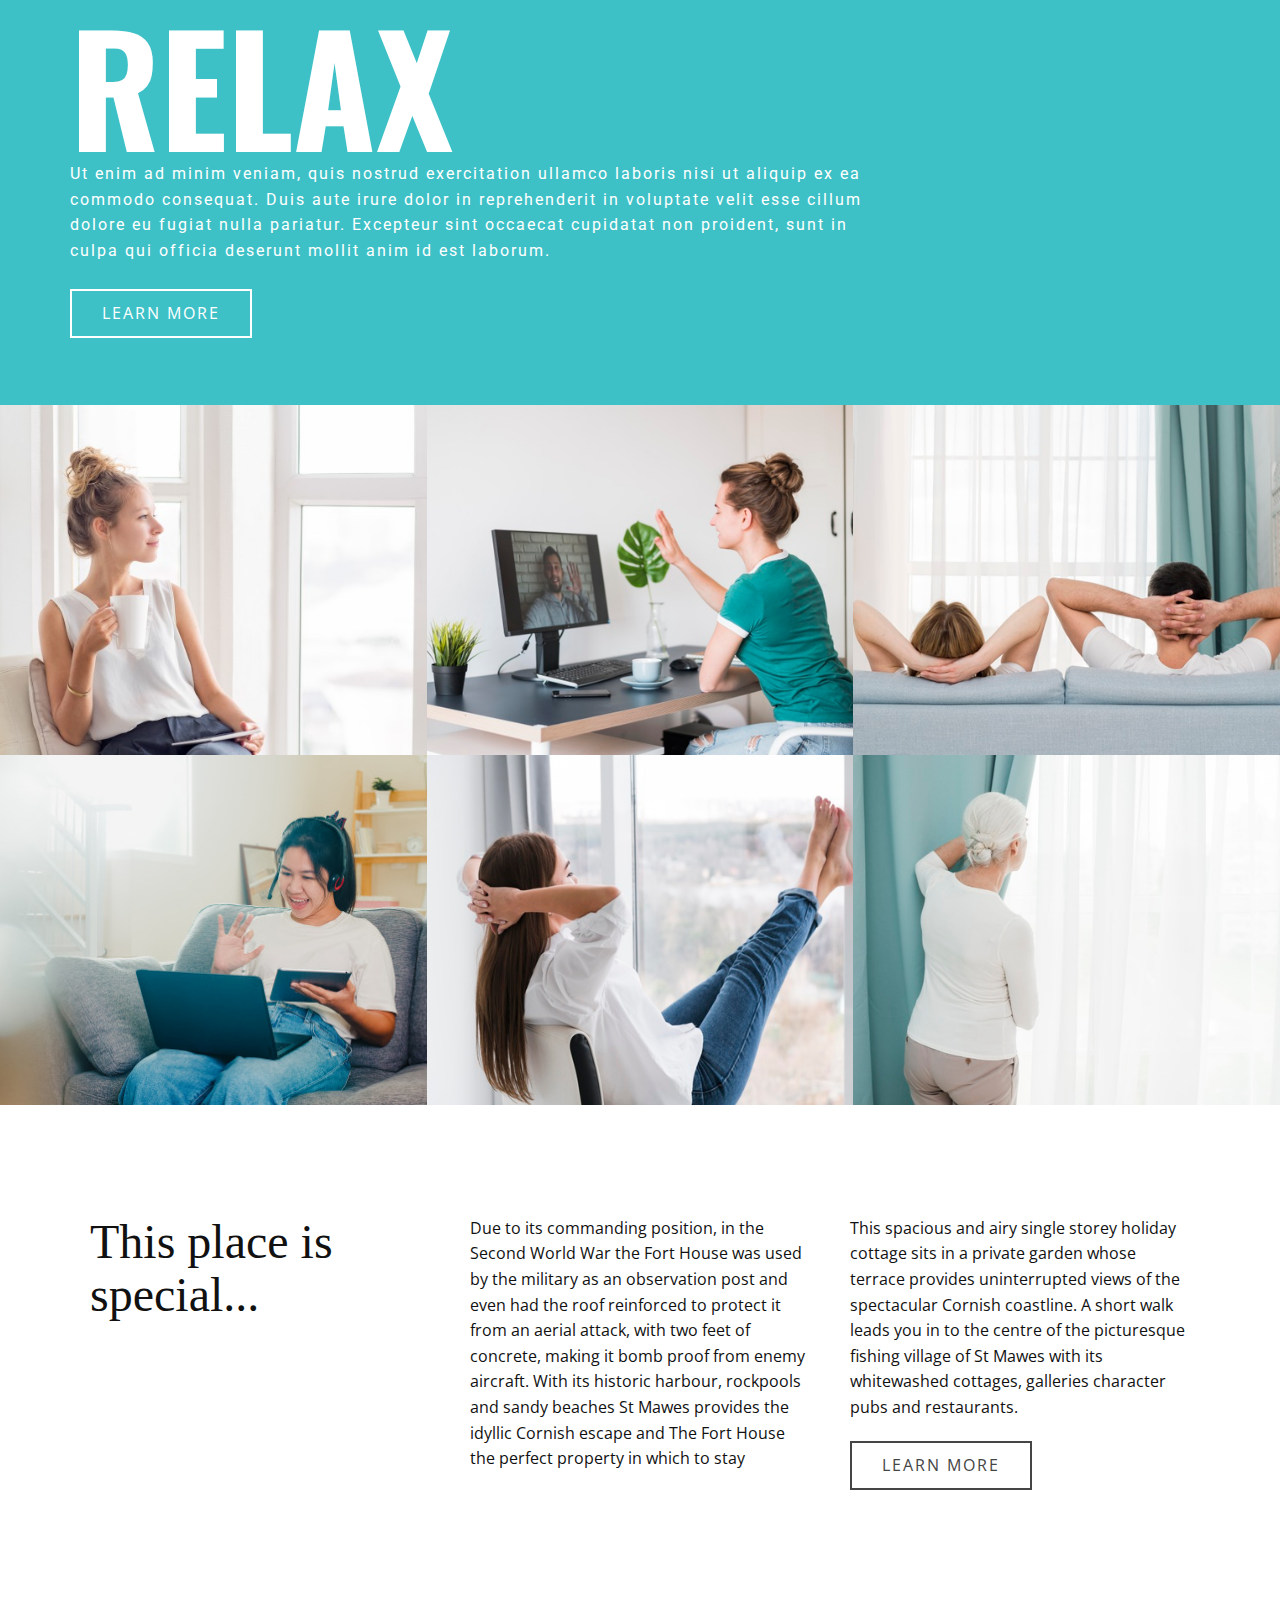
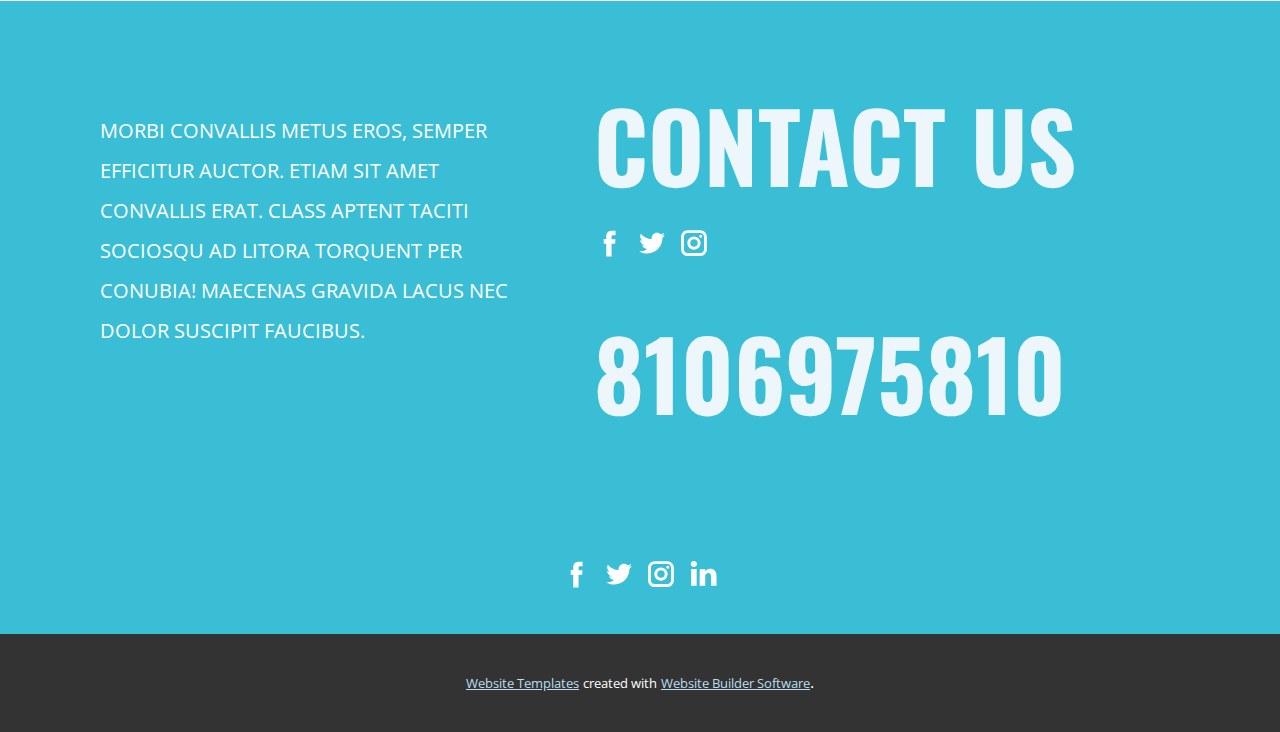
<file: healthcare/Page-3.html>
<!DOCTYPE html>
<html style="font-size: 16px;" lang="en"><head>
    <meta name="viewport" content="width=device-width, initial-scale=1.0">
    <meta charset="utf-8">
    <meta name="keywords" content="Mental Health, Working from home, How to Protect Yourself &amp;amp; Others, Learn">
    <meta name="description" content="">
    <title>Page 3</title>
    <link rel="stylesheet" href="nicepage.css" media="screen">
<link rel="stylesheet" href="Page-3.css" media="screen">
    <script class="u-script" type="text/javascript" src="jquery-1.9.1.min.js" defer=""></script>
    <script class="u-script" type="text/javascript" src="nicepage.js" "="" defer=""></script>
    <meta name="generator" content="Nicepage 4.17.13, nicepage.com">
    <link id="u-theme-google-font" rel="stylesheet" href="https://fonts.googleapis.com/css?family=Roboto:100,100i,300,300i,400,400i,500,500i,700,700i,900,900i|Open+Sans:300,300i,400,400i,500,500i,600,600i,700,700i,800,800i">
    <link id="u-page-google-font" rel="stylesheet" href="https://fonts.googleapis.com/css?family=Oswald:200,300,400,500,600,700|Oswald:200,300,400,500,600,700|PT+Sans:400,400i,700,700i">
    
    
    
    
    
    
    
    
    
    
    <script type="application/ld+json">{
		"@context": "http://schema.org",
		"@type": "Organization",
		"name": "",
		"sameAs": []
}</script>
    <meta name="theme-color" content="#418aad">
    <meta property="og:title" content="Page 3">
    <meta property="og:type" content="website">
  </head>
  <body class="u-body u-xl-mode" data-lang="en"><header class="u-align-center-xs u-border-1 u-border-grey-25 u-clearfix u-header u-header" id="sec-7005"><div class="u-clearfix u-sheet u-valign-middle-lg u-valign-middle-md u-valign-middle-sm u-valign-middle-xl u-sheet-1">
        <form action="#" method="get" class="u-border-1 u-border-grey-15 u-expanded-width-xs u-search u-search-right u-search-1">
          <button class="u-search-button" type="submit">
            <span class="u-search-icon u-spacing-10 u-text-grey-40">
              <svg class="u-svg-link" preserveAspectRatio="xMidYMin slice" viewBox="0 0 56.966 56.966" style="undefined"><use xmlns:xlink="http://www.w3.org/1999/xlink" xlink:href="#svg-b04b"></use></svg>
              <svg xmlns="http://www.w3.org/2000/svg" xmlns:xlink="http://www.w3.org/1999/xlink" version="1.1" id="svg-b04b" x="0px" y="0px" viewBox="0 0 56.966 56.966" style="enable-background:new 0 0 56.966 56.966;" xml:space="preserve" class="u-svg-content"><path d="M55.146,51.887L41.588,37.786c3.486-4.144,5.396-9.358,5.396-14.786c0-12.682-10.318-23-23-23s-23,10.318-23,23  s10.318,23,23,23c4.761,0,9.298-1.436,13.177-4.162l13.661,14.208c0.571,0.593,1.339,0.92,2.162,0.92  c0.779,0,1.518-0.297,2.079-0.837C56.255,54.982,56.293,53.08,55.146,51.887z M23.984,6c9.374,0,17,7.626,17,17s-7.626,17-17,17  s-17-7.626-17-17S14.61,6,23.984,6z"></path><g></g><g></g><g></g><g></g><g></g><g></g><g></g><g></g><g></g><g></g><g></g><g></g><g></g><g></g><g></g></svg>
            </span>
          </button>
          <input class="u-search-input" type="search" name="search" value="" placeholder="Search">
          <input type="hidden" name="formServices" value="fb1d07f764c603d8278f3a45e23d447a">
        </form>
        <nav class="u-align-left u-menu u-menu-dropdown u-nav-spacing-25 u-offcanvas u-menu-1" data-responsive-from="XL">
          <div class="menu-collapse">
            <a class="u-button-style u-nav-link" href="#" style="padding: 4px 0px; font-size: calc(1em + 8px);">
              <svg class="u-svg-link" preserveAspectRatio="xMidYMin slice" viewBox="0 0 302 302" style="undefined"><use xmlns:xlink="http://www.w3.org/1999/xlink" xlink:href="#svg-7b92"></use></svg>
              <svg xmlns="http://www.w3.org/2000/svg" xmlns:xlink="http://www.w3.org/1999/xlink" version="1.1" id="svg-7b92" x="0px" y="0px" viewBox="0 0 302 302" style="enable-background:new 0 0 302 302;" xml:space="preserve" class="u-svg-content"><g><rect y="36" width="302" height="30"></rect><rect y="236" width="302" height="30"></rect><rect y="136" width="302" height="30"></rect>
</g><g></g><g></g><g></g><g></g><g></g><g></g><g></g><g></g><g></g><g></g><g></g><g></g><g></g><g></g><g></g></svg>
            </a>
          </div>
          <div class="u-custom-menu u-nav-container">
            <ul class="u-nav u-unstyled u-nav-1"><li class="u-nav-item"><a class="u-button-style u-nav-link u-text-active-palette-1-base u-text-hover-palette-2-base" href="#" style="padding: 10px 20px;">Page 1</a>
</li><li class="u-nav-item"><a class="u-button-style u-nav-link u-text-active-palette-1-base u-text-hover-palette-2-base" href="#" style="padding: 10px 20px;">Page 2</a>
</li><li class="u-nav-item"><a class="u-button-style u-nav-link u-text-active-palette-1-base u-text-hover-palette-2-base" href="#" style="padding: 10px 20px;">Page 3</a>
</li><li class="u-nav-item"><a class="u-button-style u-nav-link u-text-active-palette-1-base u-text-hover-palette-2-base" href="#" style="padding: 10px 20px;">Page 4</a>
</li><li class="u-nav-item"><a class="u-button-style u-nav-link u-text-active-palette-1-base u-text-hover-palette-2-base" href="#" style="padding: 10px 20px;">Page 5</a>
</li></ul>
          </div>
          <div class="u-custom-menu u-nav-container-collapse">
            <div class="u-align-center u-black u-container-style u-inner-container-layout u-opacity u-opacity-95 u-sidenav">
              <div class="u-inner-container-layout u-sidenav-overflow">
                <div class="u-menu-close"></div>
                <ul class="u-align-center u-nav u-popupmenu-items u-unstyled u-nav-2"><li class="u-nav-item"><a class="u-button-style u-nav-link" href="#">Page 1</a>
</li><li class="u-nav-item"><a class="u-button-style u-nav-link" href="#">Page 2</a>
</li><li class="u-nav-item"><a class="u-button-style u-nav-link" href="#">Page 3</a>
</li></ul>
              </div>
            </div>
            <div class="u-black u-menu-overlay u-opacity u-opacity-70"></div>
          </div>
        </nav>
      </div></header>
    <section class="u-clearfix u-image u-valign-middle u-section-1" id="carousel_1acf" data-image-width="1980" data-image-height="1232">
      <div class="u-clearfix u-layout-wrap u-layout-wrap-1">
        <div class="u-layout">
          <div class="u-layout-row">
            <div class="u-align-left u-container-style u-layout-cell u-left-cell u-size-26 u-layout-cell-1">
              <div class="u-container-layout u-valign-middle u-container-layout-1">
                <h1 class="u-text u-text-1">Stay-at-home</h1>
                <p class="u-text u-text-default u-text-palette-2-light-3 u-text-2">Image from&nbsp;<b>
                    <a href="https://www.freepik.com/free-photos-vectors/home" class="u-active-none u-border-2 u-border-white u-btn u-button-link u-button-style u-hover-none u-none u-text-body-alt-color u-btn-1">Freepik</a></b>
                </p>
                <a href="https://nicepage.com/" class="u-active-white u-btn u-btn-rectangle u-button-style u-custom-font u-font-oswald u-hover-palette-1-light-2 u-radius-0 u-text-palette-1-base u-white u-btn-2" target="_blank">learn more</a>
              </div>
            </div>
            <div class="u-align-left u-container-style u-image u-layout-cell u-right-cell u-size-34 u-image-1">
              <div class="u-container-layout u-container-layout-2"></div>
            </div>
          </div>
        </div>
      </div>
    </section>
    <section class="u-clearfix u-section-2" id="carousel_6aae">
      <div class="u-clearfix u-sheet u-valign-middle u-sheet-1">
        <div class="u-clearfix u-expanded-width u-gutter-12 u-layout-wrap u-layout-wrap-1">
          <div class="u-layout">
            <div class="u-layout-row">
              <div class="u-align-left u-container-style u-layout-cell u-left-cell u-size-15 u-size-30-md u-layout-cell-1">
                <div class="u-container-layout u-valign-top u-container-layout-1">
                  <div class="u-border-4 u-border-palette-2-base u-line u-line-horizontal u-line-1"></div>
                  <h4 class="u-text u-text-1">Stay connected</h4>
                  <p class="u-text u-text-grey-50 u-text-2">For those runners looking to challenge their previous best and cross the finish line faster than ever before. This option is built around improving your personal</p>
                </div>
              </div>
              <div class="u-align-left u-container-style u-layout-cell u-size-15 u-size-30-md u-layout-cell-2">
                <div class="u-container-layout u-valign-top u-container-layout-2">
                  <div class="u-border-4 u-border-palette-2-base u-line u-line-horizontal u-line-2"></div>
                  <h4 class="u-text u-text-3">Talk about</h4>
                  <p class="u-text u-text-grey-50 u-text-4">Whether it's a new distance, a new race, or the chance to check something off the bucket list, this option will train you to get you across the finish line safely.</p>
                </div>
              </div>
              <div class="u-align-left u-container-style u-layout-cell u-size-15 u-size-30-md u-layout-cell-3">
                <div class="u-container-layout u-valign-top u-container-layout-3">
                  <div class="u-border-4 u-border-palette-2-base u-line u-line-horizontal u-line-3"></div>
                  <h4 class="u-text u-text-5">Stay on top</h4>
                  <p class="u-text u-text-grey-50 u-text-6">Our iconic beginner program for those brand new to running. The program helps you cross the finish line of your first 5K race! Cconsectetur adipiscing elit</p>
                </div>
              </div>
              <div class="u-align-left u-container-style u-layout-cell u-right-cell u-size-15 u-size-30-md u-layout-cell-4">
                <div class="u-container-layout u-valign-top u-container-layout-4">
                  <div class="u-border-4 u-border-palette-2-base u-line u-line-horizontal u-line-4"></div>
                  <h4 class="u-text u-text-7">Carry on doing</h4>
                  <p class="u-text u-text-grey-50 u-text-8">Take steps toward a healthier lifestyle with this low-impact program that helps you safely incorporate walking into a regular fitness routine.</p>
                </div>
              </div>
            </div>
          </div>
        </div>
      </div>
    </section>
    <section class="u-clearfix u-white u-section-3" id="carousel_c62e">
      <div class="u-clearfix u-sheet u-valign-bottom-md u-valign-bottom-sm u-valign-bottom-xs u-valign-middle-lg u-valign-middle-xl u-sheet-1">
        <div class="u-clearfix u-expanded-width u-gutter-0 u-layout-wrap u-layout-wrap-1">
          <div class="u-layout">
            <div class="u-layout-row">
              <div class="u-container-style u-layout-cell u-left-cell u-size-36 u-layout-cell-1">
                <div class="u-container-layout">
                  <div class="u-container-style u-group u-image u-image-tiles u-image-1" data-image-width="400" data-image-height="400">
                    <div class="u-container-layout u-container-layout-2"></div>
                  </div>
                  <img class="u-image u-image-2" src="images/3485230f.jpg">
                </div>
              </div>
              <div class="u-align-left u-container-style u-layout-cell u-right-cell u-size-24 u-layout-cell-2">
                <div class="u-container-layout u-valign-middle-lg u-valign-middle-md u-valign-middle-sm u-valign-middle-xl u-container-layout-3">
                  <h1 class="u-text u-text-body-color u-text-1">Mental Health</h1>
                  <h3 class="u-custom-font u-font-pt-sans u-text u-text-grey-50 u-text-2">During COVID-19</h3>
                  <p class="u-large-text u-text u-text-variant u-text-3">Lorem ipsum dolor sit amet, consectetur adipiscing elit, sed do eiusmod tempor incididunt ut labore et dolore magna aliqua. </p>
                  <p class="u-text u-text-4">Image from <b>
                      <a href="https://www.freepik.com/free-photos-vectors/medical" target="_blank">Freepik</a></b>
                  </p>
                  <a href="https://nicepage.com/" class="u-btn u-btn-rectangle u-button-style u-palette-1-base u-btn-1" title="learn more" target="_blank">learn more</a>
                </div>
              </div>
            </div>
          </div>
        </div>
      </div>
    </section>
    <section class="u-clearfix u-palette-4-base u-section-4" id="carousel_b74f">
      <div class="u-clearfix u-sheet u-valign-middle u-sheet-1">
        <h3 class="u-text u-text-1">01</h3>
        <h1 class="u-text u-text-default u-text-2">Plan</h1>
        <p class="u-custom-font u-heading-font u-text u-text-3">Ut enim ad minim veniam, quis nostrud exercitation ullamco laboris nisi ut aliquip ex ea commodo consequat. Duis aute irure dolor in reprehenderit in voluptate velit esse cillum dolore eu fugiat nulla pariatur. Excepteur sint occaecat cupidatat non proident, sunt in culpa qui officia deserunt mollit anim id est laborum.</p>
        <a href="https://nicepage.com/" class="u-border-2 u-border-white u-btn u-btn-rectangle u-button-style u-none u-btn-1">learn more</a>
      </div>
    </section>
    <section class="u-align-center u-clearfix u-section-5" id="carousel_0cb9">
      <div class="u-clearfix u-sheet u-valign-middle u-sheet-1">
        <div class="u-clearfix u-expanded-width u-layout-wrap u-layout-wrap-1">
          <div class="u-layout">
            <div class="u-layout-row">
              <div class="u-container-style u-layout-cell u-left-cell u-size-30 u-layout-cell-1">
                <div class="u-container-layout u-container-layout-1">
                  <div class="u-container-style u-group u-image u-image-tiles u-image-1" data-image-width="400" data-image-height="400">
                    <div class="u-container-layout u-container-layout-2"></div>
                  </div>
                  <img class="u-image u-image-2" src="images/fsae-min.jpg">
                </div>
              </div>
              <div class="u-align-left u-container-style u-layout-cell u-right-cell u-size-30 u-layout-cell-2">
                <div class="u-container-layout u-valign-middle-lg u-valign-middle-md u-valign-middle-sm u-valign-middle-xl u-container-layout-3">
                  <h2 class="u-text u-text-1"><b>Best Selling</b> Online Courses‎
                  </h2>
                  <p class="u-text u-text-2">Quickly incentivize impactful action items before tactical collaboration and idea-sharing. Monotonically engage market-driven intellectual capital through wireless opportunities. Progressively network performance based
                                    services for functionalized testing procedures.</p>
                  <p class="u-text u-text-default u-text-3">Image from <a href="https://www.freepik.com/free-photos-vectors/education" target="_blank">Freepik</a>
                  </p>
                  <a href="https://nicepage.com/" class="u-border-2 u-border-grey-dark-1 u-btn u-btn-rectangle u-button-style u-none u-btn-1">learn more</a>
                </div>
              </div>
            </div>
          </div>
        </div>
      </div>
    </section>
    <section class="u-clearfix u-palette-3-base u-section-6" id="carousel_8bc1">
      <div class="u-clearfix u-sheet u-valign-middle-lg u-valign-middle-md u-valign-middle-sm u-valign-middle-xl u-sheet-1">
        <h3 class="u-text u-text-body-alt-color u-text-1">03</h3>
        <h1 class="u-text u-text-body-alt-color u-text-default u-text-2">Relax</h1>
        <p class="u-custom-font u-heading-font u-text u-text-body-alt-color u-text-3">Ut enim ad minim veniam, quis nostrud exercitation ullamco laboris nisi ut aliquip ex ea commodo consequat. Duis aute irure dolor in reprehenderit in voluptate velit esse cillum dolore eu fugiat nulla pariatur. Excepteur sint occaecat cupidatat non proident, sunt in culpa qui officia deserunt mollit anim id est laborum.</p>
        <a href="https://nicepage.com/" class="u-border-2 u-border-white u-btn u-btn-rectangle u-button-style u-none u-btn-1">learn more</a>
      </div>
    </section>
    <section class="u-clearfix u-section-7" id="carousel_8e9c">
      <div class="u-clearfix u-expanded-width u-layout-wrap u-layout-wrap-1">
        <div class="u-layout">
          <div class="u-layout-col">
            <div class="u-size-30">
              <div class="u-layout-row">
                <div class="u-container-style u-image u-layout-cell u-left-cell u-size-20 u-image-1" data-image-width="626" data-image-height="417">
                  <div class="u-container-layout u-container-layout-1"></div>
                </div>
                <div class="u-container-style u-image u-layout-cell u-size-20 u-image-2" data-image-width="626" data-image-height="416">
                  <div class="u-container-layout u-container-layout-2"></div>
                </div>
                <div class="u-container-style u-image u-layout-cell u-right-cell u-size-20 u-image-3" data-image-width="626" data-image-height="417">
                  <div class="u-container-layout u-container-layout-3"></div>
                </div>
              </div>
            </div>
            <div class="u-size-30">
              <div class="u-layout-row">
                <div class="u-container-style u-image u-layout-cell u-left-cell u-size-20 u-image-4">
                  <div class="u-container-layout u-container-layout-4"></div>
                </div>
                <div class="u-container-style u-image u-layout-cell u-size-20 u-image-5">
                  <div class="u-container-layout u-container-layout-5"></div>
                </div>
                <div class="u-container-style u-image u-layout-cell u-right-cell u-size-20 u-image-6">
                  <div class="u-container-layout u-container-layout-6"></div>
                </div>
              </div>
            </div>
          </div>
        </div>
      </div>
    </section>
    <section class="u-clearfix u-section-8" id="carousel_7b47">
      <div class="u-clearfix u-sheet u-sheet-1">
        <div class="u-clearfix u-expanded-width u-layout-wrap u-layout-wrap-1">
          <div class="u-layout">
            <div class="u-layout-row">
              <div class="u-container-style u-layout-cell u-left-cell u-size-20 u-layout-cell-1">
                <div class="u-container-layout u-container-layout-1">
                  <h2 class="u-custom-font u-font-georgia u-text u-text-1">This place is special...</h2>
                </div>
              </div>
              <div class="u-container-style u-layout-cell u-size-20 u-layout-cell-2">
                <div class="u-container-layout u-valign-top u-container-layout-2">
                  <p class="u-text u-text-2">Due to its commanding position, in the Second World War the Fort House was used by the military as an observation post and even had the roof reinforced to protect it from an aerial attack, with two feet of concrete, making
                                    it bomb proof from enemy aircraft. With its historic harbour, rockpools and sandy beaches St Mawes provides the idyllic Cornish escape and The Fort House the perfect property in which to stay</p>
                </div>
              </div>
              <div class="u-container-style u-layout-cell u-right-cell u-size-20 u-layout-cell-3">
                <div class="u-container-layout u-valign-top u-container-layout-3">
                  <p class="u-text u-text-3">This spacious and airy single storey holiday cottage sits in a private garden whose terrace provides uninterrupted views of the spectacular Cornish coastline. A short walk leads you in to the centre of the picturesque fishing
                                    village of St Mawes with its whitewashed cottages, galleries character pubs and restaurants.&nbsp;</p>
                  <a href="https://nicepage.com/" class="u-border-2 u-border-grey-dark-1 u-btn u-btn-rectangle u-button-style u-none u-btn-1">learn more</a>
                </div>
              </div>
            </div>
          </div>
        </div>
      </div>
    </section>
    <section class="u-clearfix u-palette-4-base u-section-9" id="sec-4f62">
      <div class="u-clearfix u-sheet u-valign-middle-lg u-valign-middle-xl u-sheet-1">
        <div class="u-clearfix u-expanded-width u-layout-wrap u-layout-wrap-1">
          <div class="u-layout">
            <div class="u-layout-row">
              <div class="u-size-26">
                <div class="u-layout-col">
                  <div class="u-align-center-sm u-align-center-xs u-container-style u-layout-cell u-left-cell u-size-60 u-layout-cell-1">
                    <div class="u-container-layout u-valign-bottom-md u-valign-bottom-sm u-valign-bottom-xs u-container-layout-1">
                      <p class="u-text u-text-default u-text-1">Morbi convallis metus eros, semper efficitur auctor. Etiam sit amet convallis erat. Class aptent taciti sociosqu ad litora torquent per conubia! Maecenas gravida lacus nec dolor suscipit faucibus.</p>
                    </div>
                  </div>
                </div>
              </div>
              <div class="u-size-34">
                <div class="u-layout-col">
                  <div class="u-align-center-sm u-align-center-xs u-container-style u-layout-cell u-right-cell u-size-30 u-layout-cell-2">
                    <div class="u-container-layout u-valign-middle u-container-layout-2">
                      <h1 class="u-text u-text-default u-text-2">contact us</h1>
                      <div class="u-social-icons u-spacing-10 u-social-icons-1">
                        <a class="u-social-url" target="_blank" href=""><span class="u-icon u-icon-circle u-social-facebook u-social-icon u-icon-1"><svg class="u-svg-link" preserveAspectRatio="xMidYMin slice" viewBox="0 0 112 112" style=""><use xlink:href="#svg-c8e9"></use></svg><svg x="0px" y="0px" viewBox="0 0 112 112" id="svg-c8e9" class="u-svg-content"><path d="M75.5,28.8H65.4c-1.5,0-4,0.9-4,4.3v9.4h13.9l-1.5,15.8H61.4v45.1H42.8V58.3h-8.8V42.4h8.8V32.2 c0-7.4,3.4-18.8,18.8-18.8h13.8v15.4H75.5z"></path></svg></span>
                        </a>
                        <a class="u-social-url" target="_blank" href=""><span class="u-icon u-icon-circle u-social-icon u-social-twitter u-icon-2"><svg class="u-svg-link" preserveAspectRatio="xMidYMin slice" viewBox="0 0 112 112" style=""><use xlink:href="#svg-407e"></use></svg><svg x="0px" y="0px" viewBox="0 0 112 112" id="svg-407e" class="u-svg-content"><path d="M92.2,38.2c0,0.8,0,1.6,0,2.3c0,24.3-18.6,52.4-52.6,52.4c-10.6,0.1-20.2-2.9-28.5-8.2 c1.4,0.2,2.9,0.2,4.4,0.2c8.7,0,16.7-2.9,23-7.9c-8.1-0.2-14.9-5.5-17.3-12.8c1.1,0.2,2.4,0.2,3.4,0.2c1.6,0,3.3-0.2,4.8-0.7 c-8.4-1.6-14.9-9.2-14.9-18c0-0.2,0-0.2,0-0.2c2.5,1.4,5.4,2.2,8.4,2.3c-5-3.3-8.3-8.9-8.3-15.4c0-3.4,1-6.5,2.5-9.2 c9.1,11.1,22.7,18.5,38,19.2c-0.2-1.4-0.4-2.8-0.4-4.3c0.1-10,8.3-18.2,18.5-18.2c5.4,0,10.1,2.2,13.5,5.7c4.3-0.8,8.1-2.3,11.7-4.5 c-1.4,4.3-4.3,7.9-8.1,10.1c3.7-0.4,7.3-1.4,10.6-2.9C98.9,32.3,95.7,35.5,92.2,38.2z"></path></svg></span>
                        </a>
                        <a class="u-social-url" target="_blank" href=""><span class="u-icon u-icon-circle u-social-icon u-social-instagram u-icon-3"><svg class="u-svg-link" preserveAspectRatio="xMidYMin slice" viewBox="0 0 112 112" style=""><use xlink:href="#svg-7e14"></use></svg><svg x="0px" y="0px" viewBox="0 0 112 112" id="svg-7e14" class="u-svg-content"><path d="M55.9,32.9c-12.8,0-23.2,10.4-23.2,23.2s10.4,23.2,23.2,23.2s23.2-10.4,23.2-23.2S68.7,32.9,55.9,32.9z M55.9,69.4c-7.4,0-13.3-6-13.3-13.3c-0.1-7.4,6-13.3,13.3-13.3s13.3,6,13.3,13.3C69.3,63.5,63.3,69.4,55.9,69.4z"></path><path d="M79.7,26.8c-3,0-5.4,2.5-5.4,5.4s2.5,5.4,5.4,5.4c3,0,5.4-2.5,5.4-5.4S82.7,26.8,79.7,26.8z"></path><path d="M78.2,11H33.5C21,11,10.8,21.3,10.8,33.7v44.7c0,12.6,10.2,22.8,22.7,22.8h44.7c12.6,0,22.7-10.2,22.7-22.7 V33.7C100.8,21.1,90.6,11,78.2,11z M91,78.4c0,7.1-5.8,12.8-12.8,12.8H33.5c-7.1,0-12.8-5.8-12.8-12.8V33.7 c0-7.1,5.8-12.8,12.8-12.8h44.7c7.1,0,12.8,5.8,12.8,12.8V78.4z"></path></svg></span>
                        </a>
                      </div>
                    </div>
                  </div>
                  <div class="u-align-center-sm u-align-center-xs u-container-style u-layout-cell u-right-cell u-size-30 u-layout-cell-3">
                    <div class="u-container-layout u-valign-top u-container-layout-3">
                      <h1 class="u-align-center-xs u-text u-text-default-xs u-text-3">8106975810</h1>
                    </div>
                  </div>
                </div>
              </div>
            </div>
          </div>
        </div>
      </div>
    </section>
    
    
    <footer class="u-clearfix u-footer u-palette-4-base" id="sec-b328"><div class="u-clearfix u-sheet u-sheet-1">
        <div class="u-align-left u-social-icons u-spacing-10 u-social-icons-1">
          <a class="u-social-url" target="_blank" href=""><span class="u-icon u-icon-circle u-social-facebook u-social-icon u-icon-1"><svg class="u-svg-link" preserveAspectRatio="xMidYMin slice" viewBox="0 0 112 112" style=""><use xlink:href="#svg-c31b"></use></svg><svg x="0px" y="0px" viewBox="0 0 112 112" id="svg-c31b" class="u-svg-content"><path d="M75.5,28.8H65.4c-1.5,0-4,0.9-4,4.3v9.4h13.9l-1.5,15.8H61.4v45.1H42.8V58.3h-8.8V42.4h8.8V32.2 c0-7.4,3.4-18.8,18.8-18.8h13.8v15.4H75.5z"></path></svg></span>
          </a>
          <a class="u-social-url" target="_blank" href=""><span class="u-icon u-icon-circle u-social-icon u-social-twitter u-icon-2"><svg class="u-svg-link" preserveAspectRatio="xMidYMin slice" viewBox="0 0 112 112" style=""><use xlink:href="#svg-8dad"></use></svg><svg x="0px" y="0px" viewBox="0 0 112 112" id="svg-8dad" class="u-svg-content"><path d="M92.2,38.2c0,0.8,0,1.6,0,2.3c0,24.3-18.6,52.4-52.6,52.4c-10.6,0.1-20.2-2.9-28.5-8.2 c1.4,0.2,2.9,0.2,4.4,0.2c8.7,0,16.7-2.9,23-7.9c-8.1-0.2-14.9-5.5-17.3-12.8c1.1,0.2,2.4,0.2,3.4,0.2c1.6,0,3.3-0.2,4.8-0.7 c-8.4-1.6-14.9-9.2-14.9-18c0-0.2,0-0.2,0-0.2c2.5,1.4,5.4,2.2,8.4,2.3c-5-3.3-8.3-8.9-8.3-15.4c0-3.4,1-6.5,2.5-9.2 c9.1,11.1,22.7,18.5,38,19.2c-0.2-1.4-0.4-2.8-0.4-4.3c0.1-10,8.3-18.2,18.5-18.2c5.4,0,10.1,2.2,13.5,5.7c4.3-0.8,8.1-2.3,11.7-4.5 c-1.4,4.3-4.3,7.9-8.1,10.1c3.7-0.4,7.3-1.4,10.6-2.9C98.9,32.3,95.7,35.5,92.2,38.2z"></path></svg></span>
          </a>
          <a class="u-social-url" target="_blank" href=""><span class="u-icon u-icon-circle u-social-icon u-social-instagram u-icon-3"><svg class="u-svg-link" preserveAspectRatio="xMidYMin slice" viewBox="0 0 112 112" style=""><use xlink:href="#svg-5a9b"></use></svg><svg x="0px" y="0px" viewBox="0 0 112 112" id="svg-5a9b" class="u-svg-content"><path d="M55.9,32.9c-12.8,0-23.2,10.4-23.2,23.2s10.4,23.2,23.2,23.2s23.2-10.4,23.2-23.2S68.7,32.9,55.9,32.9z M55.9,69.4c-7.4,0-13.3-6-13.3-13.3c-0.1-7.4,6-13.3,13.3-13.3s13.3,6,13.3,13.3C69.3,63.5,63.3,69.4,55.9,69.4z"></path><path d="M79.7,26.8c-3,0-5.4,2.5-5.4,5.4s2.5,5.4,5.4,5.4c3,0,5.4-2.5,5.4-5.4S82.7,26.8,79.7,26.8z"></path><path d="M78.2,11H33.5C21,11,10.8,21.3,10.8,33.7v44.7c0,12.6,10.2,22.8,22.7,22.8h44.7c12.6,0,22.7-10.2,22.7-22.7 V33.7C100.8,21.1,90.6,11,78.2,11z M91,78.4c0,7.1-5.8,12.8-12.8,12.8H33.5c-7.1,0-12.8-5.8-12.8-12.8V33.7 c0-7.1,5.8-12.8,12.8-12.8h44.7c7.1,0,12.8,5.8,12.8,12.8V78.4z"></path></svg></span>
          </a>
          <a class="u-social-url" target="_blank" href=""><span class="u-icon u-icon-circle u-social-icon u-social-linkedin u-icon-4"><svg class="u-svg-link" preserveAspectRatio="xMidYMin slice" viewBox="0 0 112 112" style=""><use xlink:href="#svg-bfbe"></use></svg><svg x="0px" y="0px" viewBox="0 0 112 112" id="svg-bfbe" class="u-svg-content"><path d="M33.8,96.8H14.5v-58h19.3V96.8z M24.1,30.9L24.1,30.9c-6.6,0-10.8-4.5-10.8-10.1c0-5.8,4.3-10.1,10.9-10.1 S34.9,15,35.1,20.8C35.1,26.4,30.8,30.9,24.1,30.9z M103.3,96.8H84.1v-31c0-7.8-2.7-13.1-9.8-13.1c-5.3,0-8.5,3.6-9.9,7.1 c-0.6,1.3-0.6,3-0.6,4.8V97H44.5c0,0,0.3-52.6,0-58h19.3v8.2c2.6-3.9,7.2-9.6,17.4-9.6c12.7,0,22.2,8.4,22.2,26.1V96.8z"></path></svg></span>
          </a>
        </div>
      </div></footer>
    <section class="u-backlink u-clearfix u-grey-80">
      <a class="u-link" href="https://nicepage.com/website-templates" target="_blank">
        <span>Website Templates</span>
      </a>
      <p class="u-text">
        <span>created with</span>
      </p>
      <a class="u-link" href="" target="_blank">
        <span>Website Builder Software</span>
      </a>. 
    </section>
  
</body></html>
</file>
